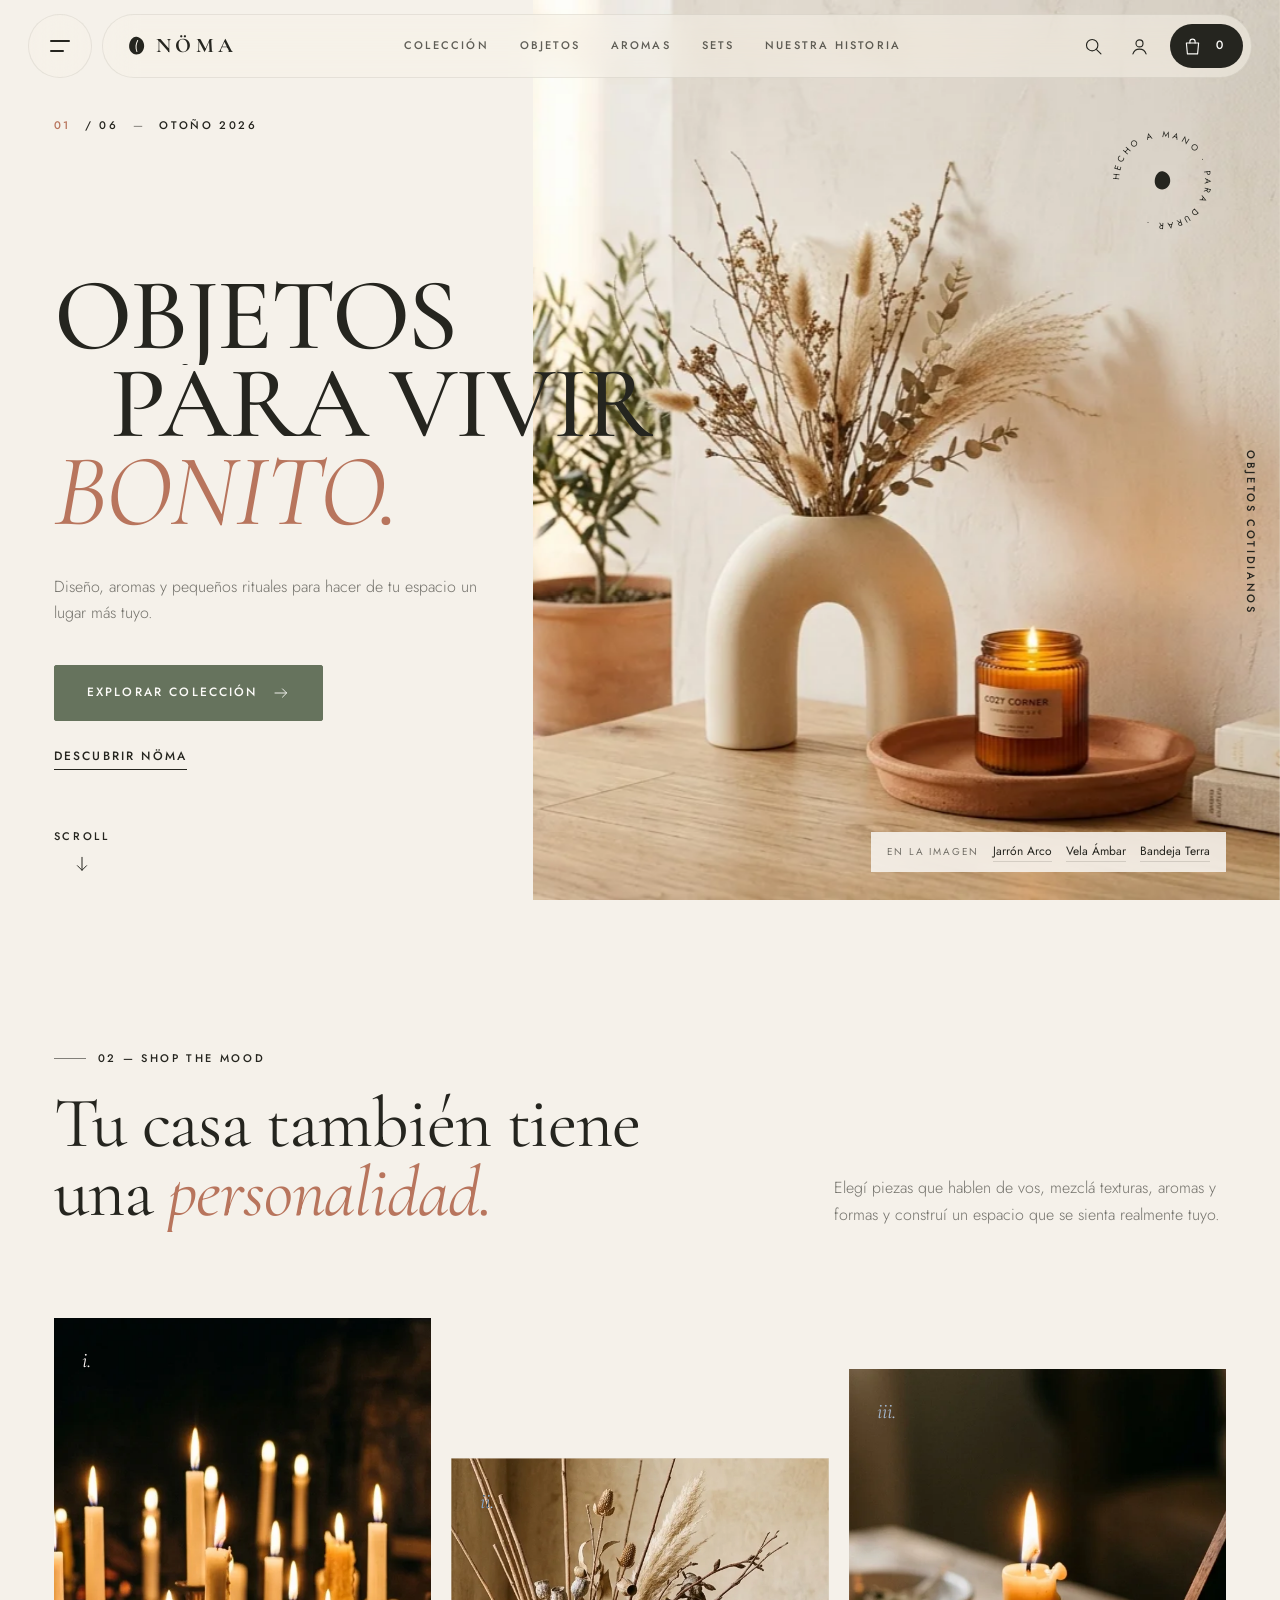
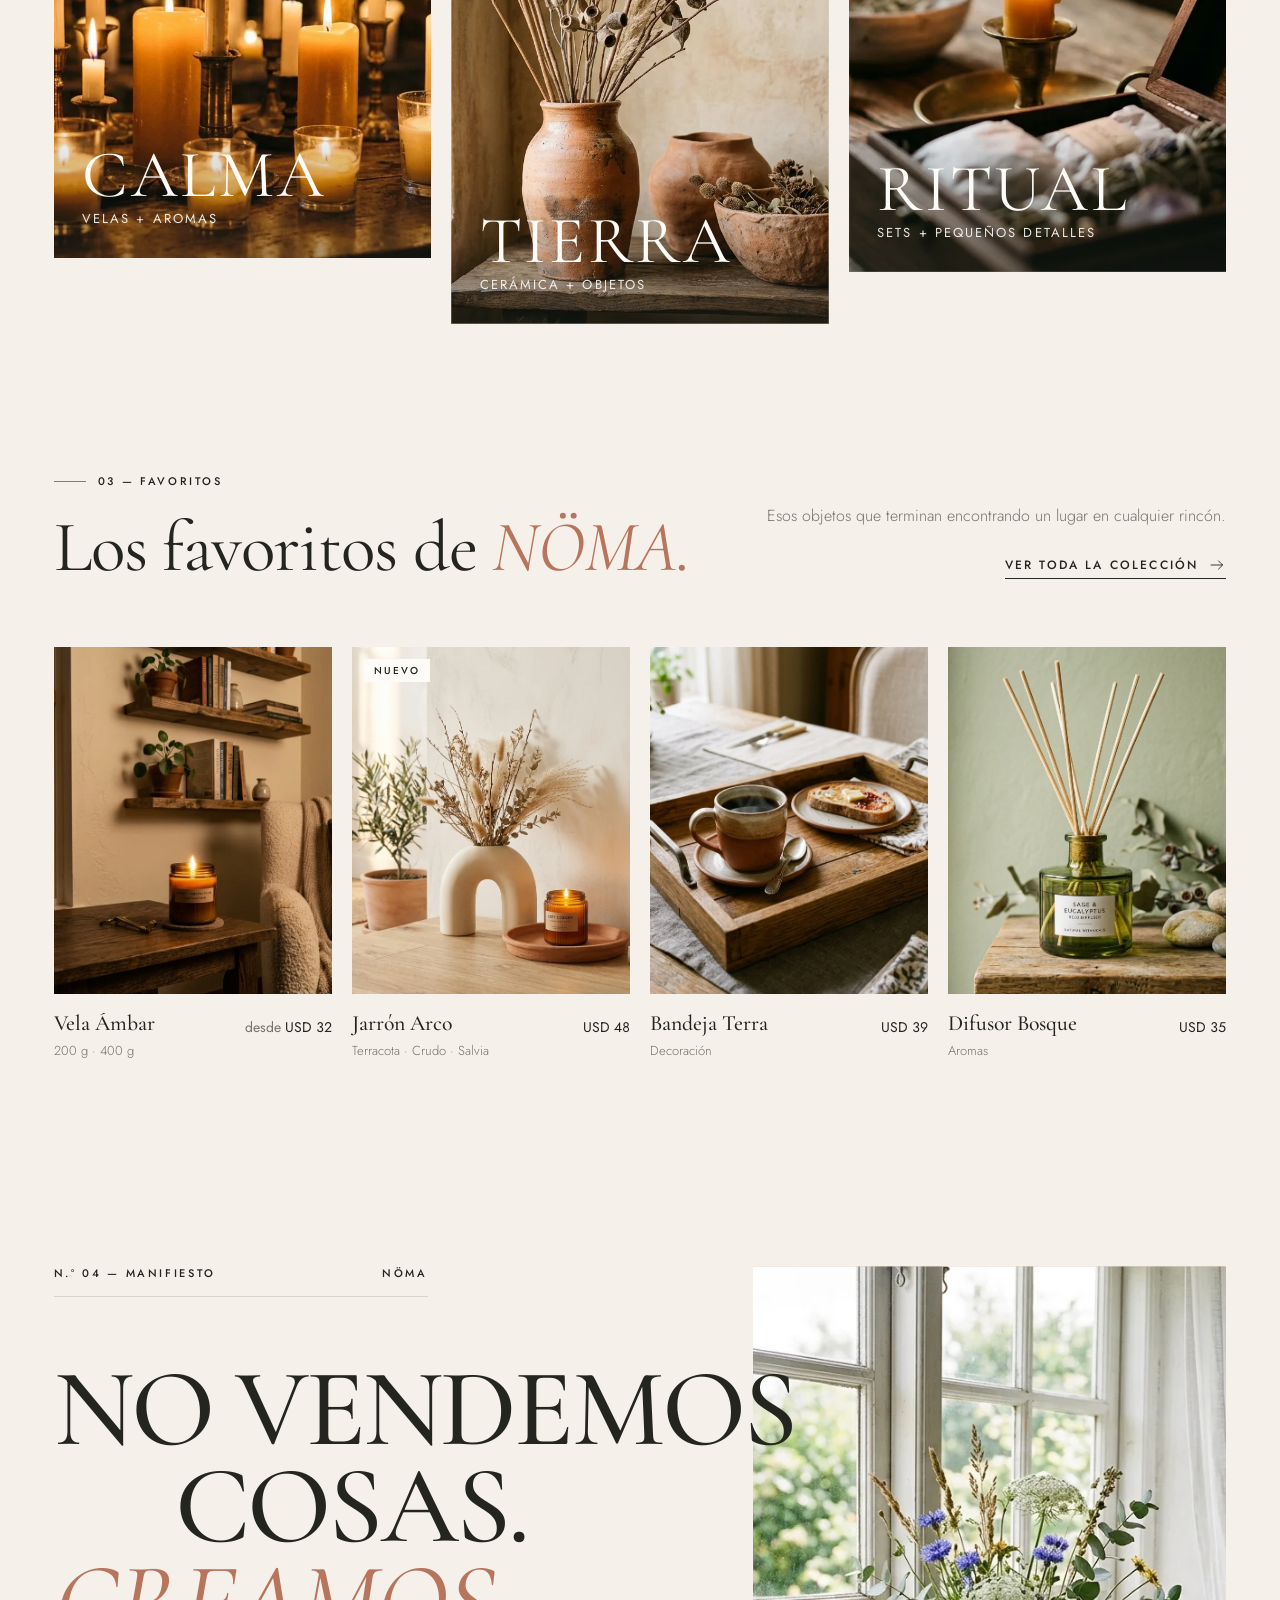
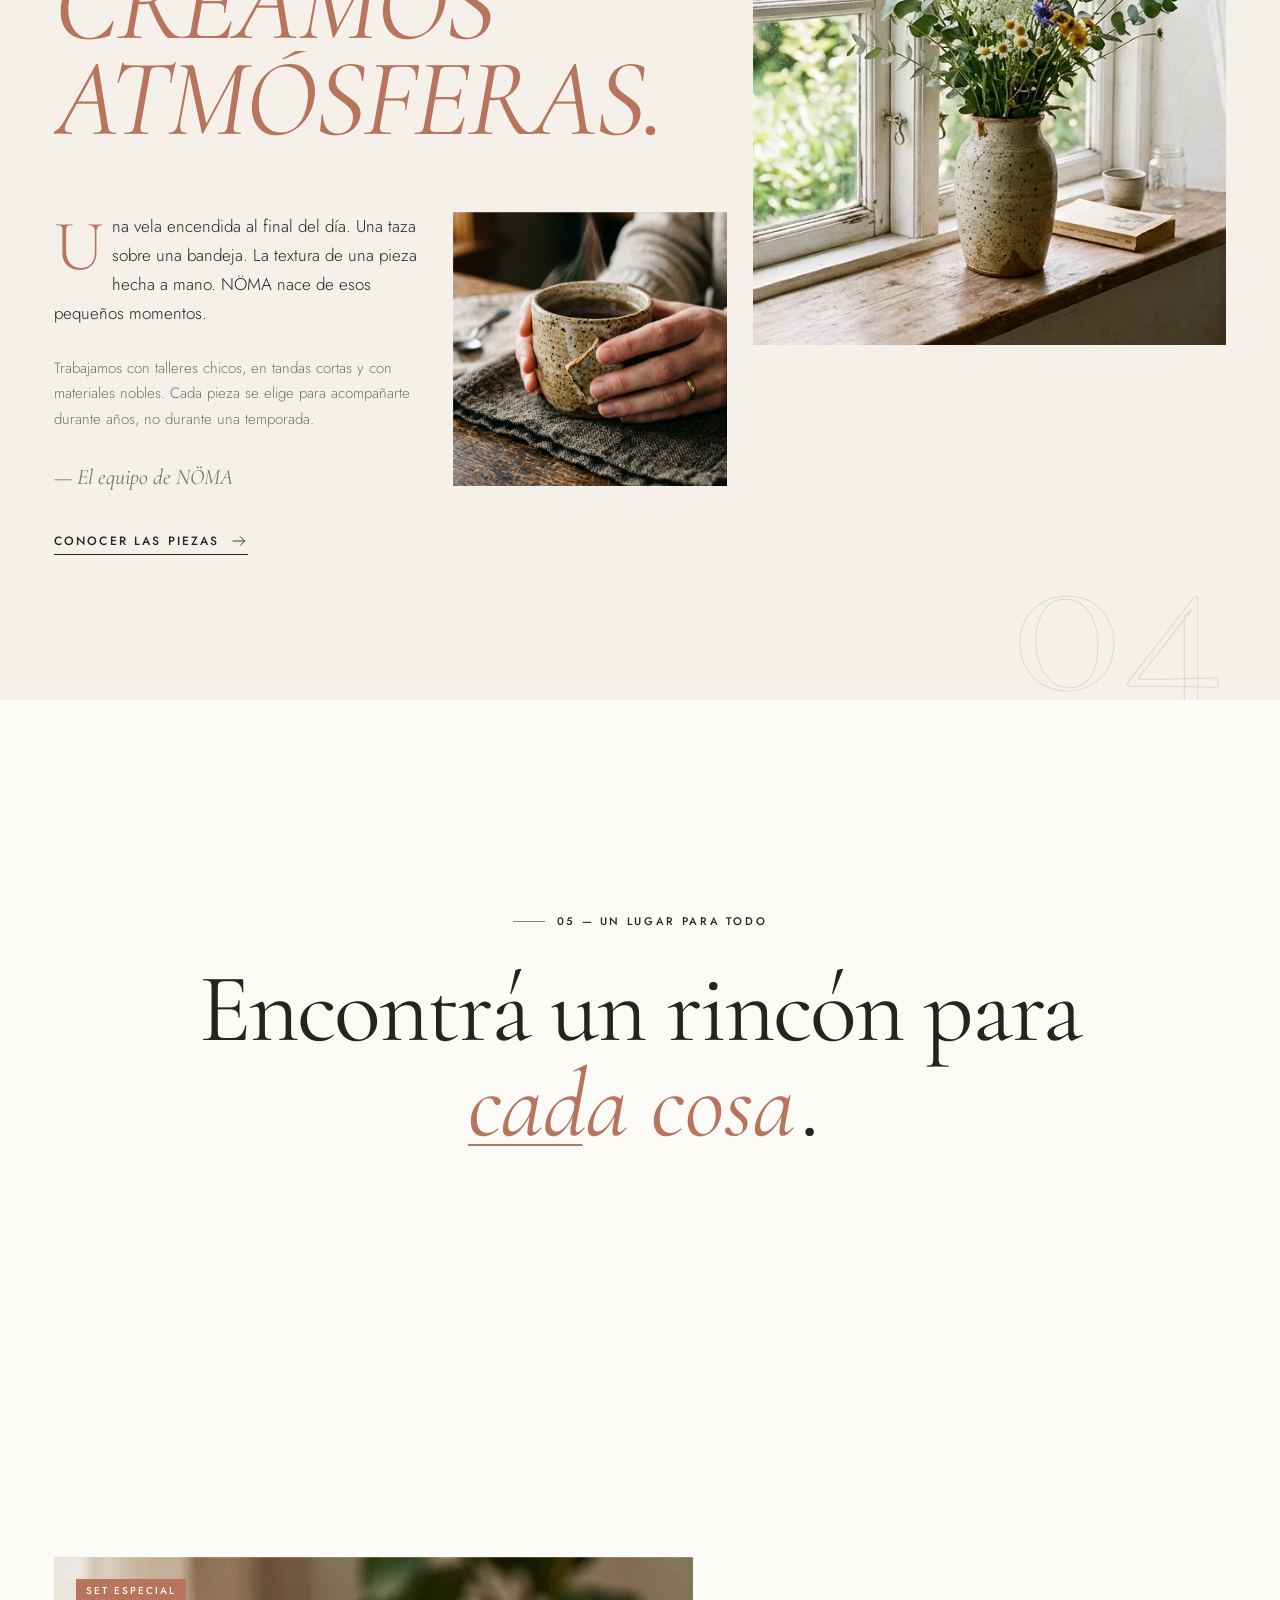
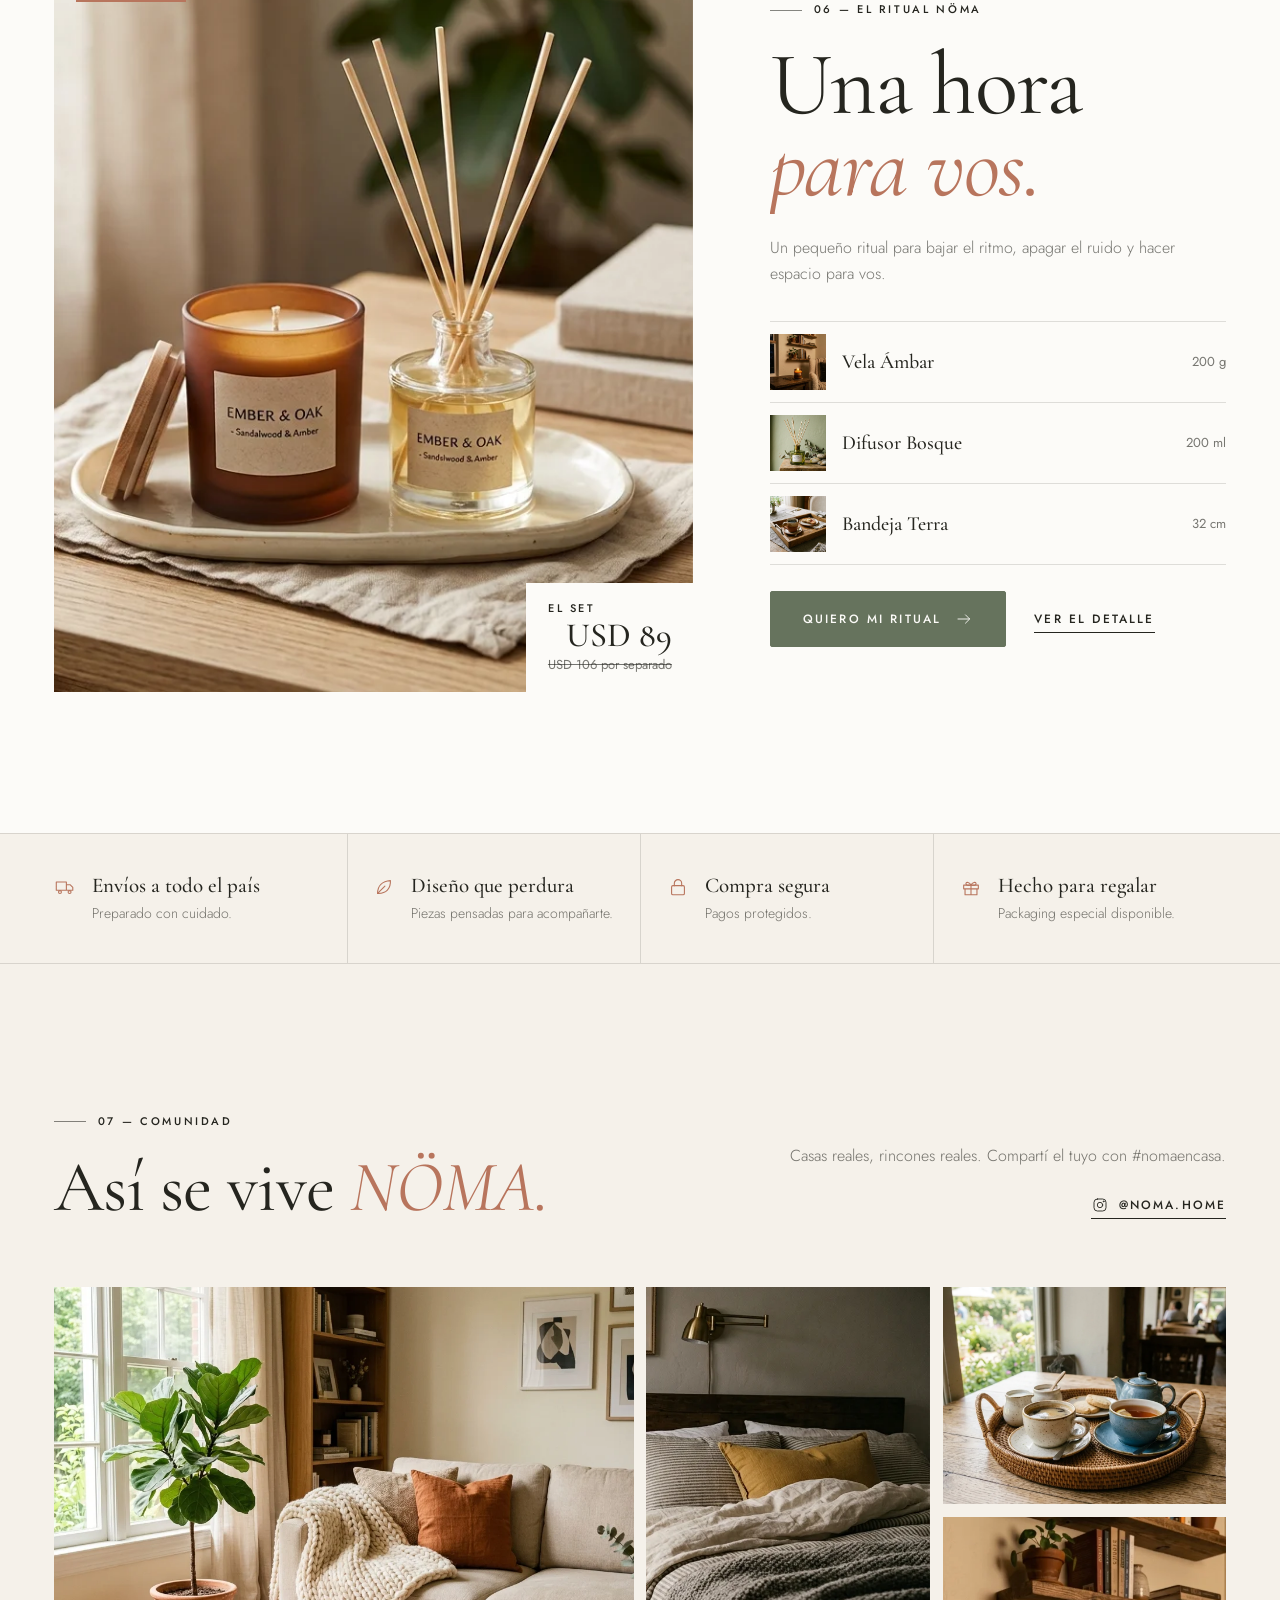
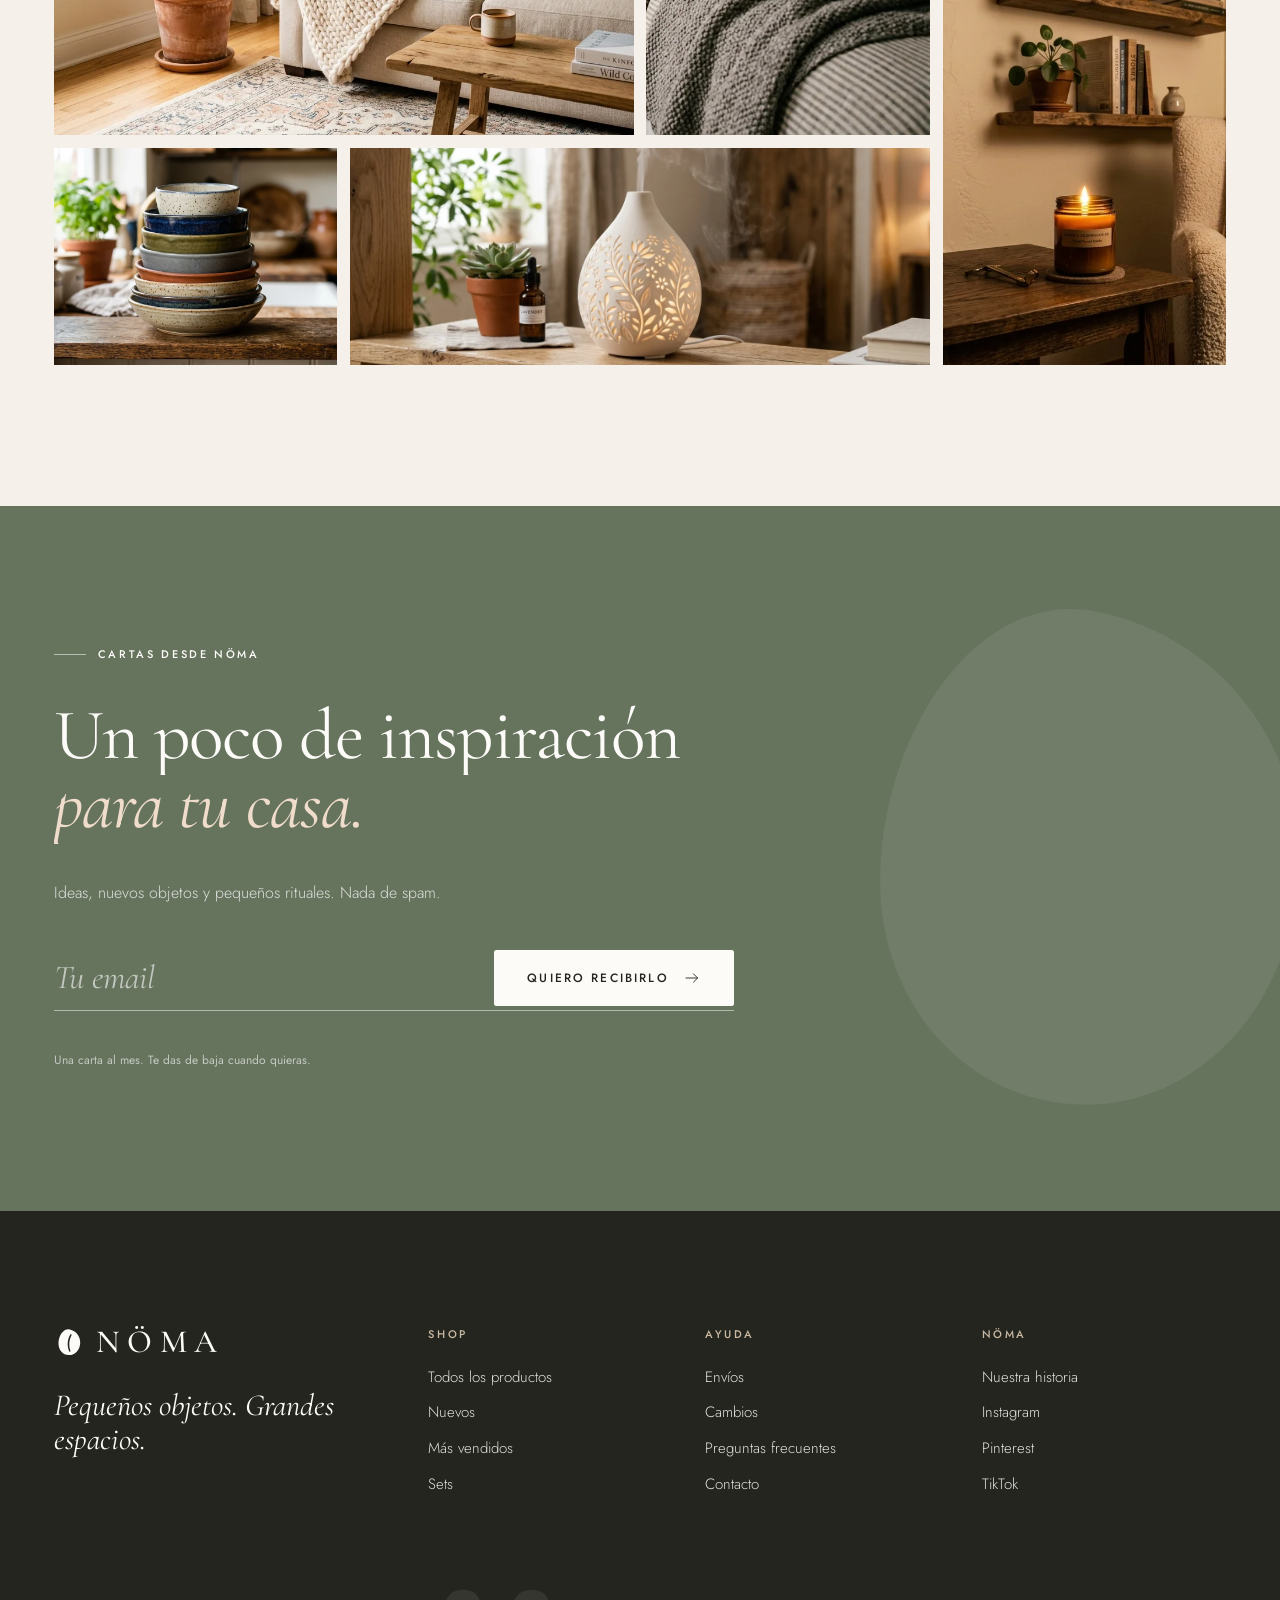
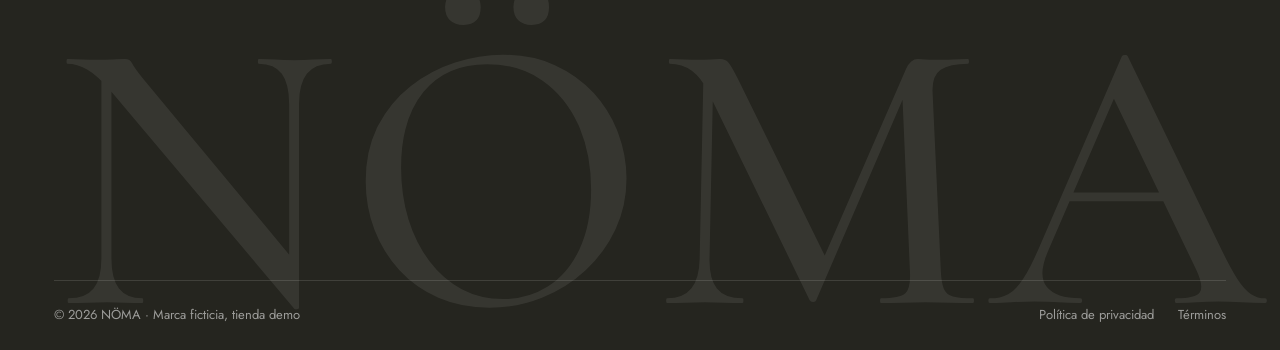
<file: index.html>
<!doctype html>
<html lang="es">
<head>
  <meta charset="utf-8">
  <meta name="viewport" content="width=device-width, initial-scale=1, viewport-fit=cover">
  <title>NÖMA · Pequeños objetos. Grandes espacios.</title>
  <meta name="description" content="Velas, cerámica y objetos para el hogar. Diseño, aromas y pequeños rituales para hacer de tu espacio un lugar más tuyo.">
  <meta name="theme-color" content="#F5F1EA">
  <meta property="og:title" content="NÖMA · Pequeños objetos. Grandes espacios.">
  <meta property="og:description" content="Diseño, aromas y pequeños rituales para hacer de tu espacio un lugar más tuyo.">
  <link rel="icon" href="favicon.svg" type="image/svg+xml">
  <link rel="preconnect" href="https://fonts.googleapis.com">
  <link rel="preconnect" href="https://fonts.gstatic.com" crossorigin>
  <link rel="stylesheet" href="https://fonts.googleapis.com/css2?family=Cormorant+Garamond:ital,wght@0,400;0,500;1,400;1,500&family=Jost:wght@300;400;500&display=swap">
  <link rel="stylesheet" href="css/ns-firma.css">
  <link rel="stylesheet" href="css/noma.css">
  <script src="js/fotos.js" defer></script>
  <script src="js/productos.js" defer></script>
  <script src="js/layout.js" defer></script>
  <script src="js/arte.js" defer></script>
  <script src="js/ns-firma.js" defer></script>
  <script src="js/noma.js" defer></script>
</head>
<body data-pagina="inicio">
  <main id="contenido">

    <!-- 01 · Portada -->
    <section class="hero" id="inicio" aria-labelledby="hero-titulo">
      <div class="hero__texto">
        <p class="hero__indice eyebrow hero__aparece" style="--d:.9s"><b>01</b> / 06 <span style="opacity:.5">—</span> Otoño 2026</p>
        <h1 class="display hero__titulo lineas" id="hero-titulo">
          <span class="l" style="--i:0"><span>Objetos</span></span>
          <span class="l" style="--i:1"><span>para vivir</span></span>
          <span class="l" style="--i:2"><span><em>bonito.</em></span></span>
        </h1>
        <p class="lead hero__aparece" style="--d:.75s">Diseño, aromas y pequeños rituales para hacer de tu espacio un lugar más tuyo.</p>
        <div class="hero__ctas hero__aparece" style="--d:.9s">
          <a class="btn" href="coleccion.html">Explorar colección <svg class="icono flecha" aria-hidden="true"><use href="#i-flecha"/></svg></a>
          <a class="link" href="#historia">Descubrir NÖMA</a>
        </div>
      </div>

      <figure class="hero__media">
        <div class="arte" data-arte="escena:hero" data-foto="hero.webp" data-eager="1" data-alt="Rincón cálido con el Jarrón Arco, la Vela Ámbar encendida sobre una bandeja de terracota y libros"></div>
        <span class="hero__vertical eyebrow hero__aparece" style="--d:1.1s">Objetos cotidianos</span>
        <svg class="hero__sello hero__aparece" style="--d:1.2s" viewBox="0 0 120 120" aria-hidden="true">
          <defs><path id="circulo" d="M60 60m-46 0a46 46 0 1 1 92 0a46 46 0 1 1-92 0"/></defs>
          <text><textPath href="#circulo">Hecho a mano · Para durar · </textPath></text>
          <path d="M60.8 44.6c4.8 1 8.3 5.2 8 10.4-.3 5.3-4.1 9.2-8.7 9.1-4.7-.1-8.2-4.2-7.9-9.4.3-5.7 4.1-10.9 8.6-10.1Z" fill="currentColor" transform="translate(0 6)"/>
        </svg>
        <figcaption class="hero__pie hero__aparece" style="--d:1.3s">
          <span>En la imagen</span>
          <a href="producto.html?p=jarron-arco">Jarrón Arco</a>
          <a href="producto.html?p=vela-ambar">Vela Ámbar</a>
          <a href="producto.html?p=bandeja-terra">Bandeja Terra</a>
        </figcaption>
      </figure>

      <a class="hero__scroll eyebrow hero__aparece" style="--d:1.4s" href="#mood" aria-label="Bajar a la siguiente sección">
        Scroll <svg class="icono" aria-hidden="true"><use href="#i-abajo"/></svg>
      </a>
    </section>

    <!-- 02 · Shop the mood -->
    <section class="seccion mood" id="mood" aria-labelledby="mood-titulo">
      <div class="wrap">
        <header class="mood__cabeza">
          <div>
            <p class="eyebrow eyebrow--linea" data-reveal>02 — Shop the mood</p>
            <h2 class="h2 lineas" id="mood-titulo" style="margin-top:24px" data-reveal>
              <span class="l" style="--i:0"><span>Tu casa también tiene</span></span>
              <span class="l" style="--i:1"><span>una <em>personalidad.</em></span></span>
            </h2>
          </div>
          <p class="lead" data-reveal style="--d:150ms">Elegí piezas que hablen de vos, mezclá texturas, aromas y formas y construí un espacio que se sienta realmente tuyo.</p>
        </header>

        <div class="mood__grilla">
          <a class="mood__card" href="coleccion.html?cat=aromas" data-reveal>
            <div class="arte" data-reveal="cortina" data-arte="escena:calma" data-foto="mood-calma.webp" data-alt="Velas encendidas en un ambiente oscuro y cálido"></div>
            <span class="mood__num">i.</span>
            <div class="mood__texto"><h3>Calma</h3><p>Velas + aromas</p></div>
            <span class="mood__explorar">Explorar <svg class="icono" aria-hidden="true"><use href="#i-flecha"/></svg></span>
          </a>
          <a class="mood__card" href="coleccion.html?cat=ceramica,decoracion" data-reveal style="--d:120ms">
            <div class="arte" data-reveal="cortina" style="--d:120ms" data-arte="escena:tierra" data-foto="mood-tierra.webp" data-alt="Jarrón de cerámica terracota con ramas secas y un cuenco"></div>
            <span class="mood__num">ii.</span>
            <div class="mood__texto"><h3>Tierra</h3><p>Cerámica + objetos</p></div>
            <span class="mood__explorar">Explorar <svg class="icono" aria-hidden="true"><use href="#i-flecha"/></svg></span>
          </a>
          <a class="mood__card" href="coleccion.html?cat=sets" data-reveal style="--d:240ms">
            <div class="arte" data-reveal="cortina" style="--d:240ms" data-arte="escena:ritual" data-foto="mood-ritual.webp" data-alt="Bandeja con vela, difusor y una taza"></div>
            <span class="mood__num">iii.</span>
            <div class="mood__texto"><h3>Ritual</h3><p>Sets + pequeños detalles</p></div>
            <span class="mood__explorar">Explorar <svg class="icono" aria-hidden="true"><use href="#i-flecha"/></svg></span>
          </a>
        </div>
      </div>
    </section>

    <!-- 03 · Favoritos -->
    <section class="seccion" id="favoritos" aria-labelledby="fav-titulo" style="padding-top:0">
      <div class="wrap">
        <header class="cabeza cabeza--dividida">
          <div>
            <p class="eyebrow eyebrow--linea" data-reveal>03 — Favoritos</p>
            <h2 class="h2" id="fav-titulo" style="margin-top:24px" data-reveal>Los favoritos de <em>NÖMA.</em></h2>
          </div>
          <div data-reveal style="--d:150ms">
            <p class="lead">Esos objetos que terminan encontrando un lugar en cualquier rincón.</p>
            <a class="link" href="coleccion.html">Ver toda la colección <svg class="icono flecha" aria-hidden="true"><use href="#i-flecha"/></svg></a>
          </div>
        </header>
        <div class="grilla grilla--4" data-favoritos></div>
      </div>
    </section>

    <!-- 04 · Editorial / manifiesto -->
    <section class="seccion editorial" id="historia" aria-labelledby="historia-titulo" style="padding-top:clamp(40px,5vw,80px)">
      <div class="wrap editorial__grilla">
        <p class="editorial__folio eyebrow" data-reveal><span>N.º 04 — Manifiesto</span><span>NÖMA</span></p>
        <h2 class="editorial__titulo lineas" id="historia-titulo" data-reveal>
          <span class="l" style="--i:0"><span>No vendemos</span></span>
          <span class="l" style="--i:1"><span>cosas.</span></span>
          <span class="l" style="--i:2"><span><em>Creamos</em></span></span>
          <span class="l" style="--i:3"><span><em>atmósferas.</em></span></span>
        </h2>
        <figure class="editorial__img arte" data-reveal="cortina" data-arte="escena:editorial" data-foto="editorial.webp" data-alt="Jarrón de cerámica con flores silvestres junto a una ventana"></figure>
        <figure class="editorial__img2 arte" data-reveal="cortina" style="--d:200ms" data-arte="escena:editorial2" data-foto="editorial-detalle.webp" data-alt="Manos sosteniendo una taza de cerámica caliente"></figure>
        <div class="editorial__texto" data-reveal style="--d:120ms">
          <p>Una vela encendida al final del día. Una taza sobre una bandeja. La textura de una pieza hecha a mano. NÖMA nace de esos pequeños momentos.</p>
          <p style="font-size:15px;color:var(--muted)">Trabajamos con talleres chicos, en tandas cortas y con materiales nobles. Cada pieza se elige para acompañarte durante años, no durante una temporada.</p>
          <span class="editorial__firma">— El equipo de NÖMA</span>
          <a class="link" href="coleccion.html">Conocer las piezas <svg class="icono flecha" aria-hidden="true"><use href="#i-flecha"/></svg></a>
        </div>
      </div>
      <p class="editorial__pagina" aria-hidden="true">04</p>
    </section>

    <!-- 05 · Detalle memorable -->
    <section class="rincon" data-rincon aria-labelledby="rincon-titulo">
      <div class="wrap">
        <p class="eyebrow eyebrow--linea" style="margin-bottom:32px" data-reveal>05 — Un lugar para todo</p>
        <h2 class="rincon__frase" id="rincon-titulo" data-reveal>
          Encontrá un rincón para
          <button class="rincon__gatillo" type="button" data-gatillo aria-expanded="false" aria-controls="rincon-objetos">cada cosa</button>.
        </h2>
        <p class="rincon__pista eyebrow" data-reveal style="--d:200ms"><svg class="icono" aria-hidden="true"><use href="#i-mano"/></svg> Pasá el mouse (o tocá) “cada cosa”</p>
      </div>
      <div class="rincon__objetos" id="rincon-objetos" aria-hidden="true">
        <div class="flota" style="--x:12%;--y:26%;--w:130px;--r:-8deg;--i:0;--p:40px"><div data-arte="suelto:vela" data-foto="vela-ambar-1.webp"></div></div>
        <div class="flota" style="--x:86%;--y:22%;--w:150px;--r:7deg;--i:1;--p:-30px"><div data-arte="suelto:jarron" data-foto="jarron-arco-1.webp"></div></div>
        <div class="flota" style="--x:22%;--y:78%;--w:150px;--r:6deg;--i:2;--p:-44px"><div data-arte="suelto:cuenco" data-foto="cuenco-siena-1.webp"></div></div>
        <div class="flota" style="--x:80%;--y:76%;--w:130px;--r:-6deg;--i:3;--p:36px"><div data-arte="suelto:difusor" data-foto="difusor-bosque-1.webp"></div></div>
        <div class="flota" style="--x:50%;--y:12%;--w:92px;--r:12deg;--i:4;--p:24px"><div data-arte="suelto:taza" data-foto="rincon-taza.webp"></div></div>
        <div class="flota" style="--x:6%;--y:54%;--w:120px;--r:-4deg;--i:5;--p:-24px"><div data-arte="suelto:planta" data-foto="rincon-planta.webp"></div></div>
        <div class="flota" style="--x:94%;--y:50%;--w:150px;--r:4deg;--i:6;--p:30px"><div data-arte="suelto:bandeja" data-foto="bandeja-terra-1.webp"></div></div>
      </div>
    </section>

    <!-- 06 · Producto destacado -->
    <section class="seccion ritual" id="ritual" aria-labelledby="ritual-titulo">
      <div class="wrap ritual__grilla">
        <figure class="ritual__media">
          <div class="arte" data-reveal="cortina" data-arte="producto:set-ritual:0" data-foto="set-ritual-1.webp" data-alt="Set Ritual de Noche: Vela Ámbar, Difusor Bosque y Bandeja Terra"></div>
          <span class="etiqueta etiqueta--terra ritual__sello">Set especial</span>
          <div class="ritual__precio-flotante" data-reveal style="--d:300ms">
            <span class="eyebrow">El set</span>
            <strong>USD 89</strong>
            <s>USD 106 por separado</s>
          </div>
        </figure>
        <div class="ritual__info">
          <p class="eyebrow eyebrow--linea" data-reveal>06 — El ritual NÖMA</p>
          <h2 class="h1 lineas" id="ritual-titulo" data-reveal>
            <span class="l" style="--i:0"><span>Una hora</span></span>
            <span class="l" style="--i:1"><span><em>para vos.</em></span></span>
          </h2>
          <p class="lead" data-reveal style="--d:100ms">Un pequeño ritual para bajar el ritmo, apagar el ruido y hacer espacio para vos.</p>
          <ul class="ritual__incluye" data-reveal style="--d:160ms">
            <li><div class="arte" data-arte="producto:vela-ambar:0"></div><strong>Vela Ámbar</strong><span>200 g</span></li>
            <li><div class="arte" data-arte="producto:difusor-bosque:0"></div><strong>Difusor Bosque</strong><span>200 ml</span></li>
            <li><div class="arte" data-arte="producto:bandeja-terra:0"></div><strong>Bandeja Terra</strong><span>32 cm</span></li>
          </ul>
          <div class="ritual__acciones" data-reveal style="--d:220ms">
            <button class="btn" type="button" data-agregar="set-ritual" data-variante="">
              <span class="btn__txt">Quiero mi ritual</span> <svg class="icono flecha" aria-hidden="true"><use href="#i-flecha"/></svg>
              <span class="btn__ok" aria-hidden="true">Agregado ✓</span>
            </button>
            <a class="link" href="producto.html?p=set-ritual">Ver el detalle</a>
          </div>
        </div>
      </div>
    </section>

    <!-- 07 · Beneficios -->
    <section class="beneficios" aria-label="Beneficios">
      <div class="wrap">
        <ul class="beneficios__lista">
          <li data-reveal><svg class="icono" aria-hidden="true"><use href="#i-camion"/></svg><strong>Envíos a todo el país</strong><span>Preparado con cuidado.</span></li>
          <li data-reveal style="--d:80ms"><svg class="icono" aria-hidden="true"><use href="#i-hoja"/></svg><strong>Diseño que perdura</strong><span>Piezas pensadas para acompañarte.</span></li>
          <li data-reveal style="--d:160ms"><svg class="icono" aria-hidden="true"><use href="#i-candado"/></svg><strong>Compra segura</strong><span>Pagos protegidos.</span></li>
          <li data-reveal style="--d:240ms"><svg class="icono" aria-hidden="true"><use href="#i-regalo"/></svg><strong>Hecho para regalar</strong><span>Packaging especial disponible.</span></li>
        </ul>
      </div>
    </section>

    <!-- 08 · Comunidad -->
    <section class="seccion comunidad" aria-labelledby="comunidad-titulo">
      <div class="wrap">
        <header class="cabeza cabeza--dividida">
          <div>
            <p class="eyebrow eyebrow--linea" data-reveal>07 — Comunidad</p>
            <h2 class="h2" id="comunidad-titulo" style="margin-top:24px" data-reveal>Así se vive <em>NÖMA.</em></h2>
          </div>
          <div data-reveal style="--d:150ms">
            <p class="lead">Casas reales, rincones reales. Compartí el tuyo con #nomaencasa.</p>
            <a class="link" href="https://instagram.com/" target="_blank" rel="noopener"><svg class="icono" aria-hidden="true"><use href="#i-ig"/></svg> @noma.home</a>
          </div>
        </header>
        <div class="comunidad__grilla">
          <a class="comunidad__item" href="https://instagram.com/" target="_blank" rel="noopener" data-reveal><div class="arte" data-arte="escena:living" data-foto="comunidad-living.webp" data-alt="Living con planta y Manta Lino"></div><div class="comunidad__capa"><strong><svg class="icono" aria-hidden="true"><use href="#i-ig"/></svg>@noma.home</strong><span>El living de Sofi, en Montevideo</span></div></a>
          <a class="comunidad__item" href="https://instagram.com/" target="_blank" rel="noopener" data-reveal style="--d:80ms"><div class="arte" data-arte="escena:dormitorio" data-foto="comunidad-dormitorio.webp" data-alt="Dormitorio con mantas y una vela"></div><div class="comunidad__capa"><strong><svg class="icono" aria-hidden="true"><use href="#i-ig"/></svg>@noma.home</strong><span>Domingo lento</span></div></a>
          <a class="comunidad__item" href="https://instagram.com/" target="_blank" rel="noopener" data-reveal style="--d:160ms"><div class="arte" data-arte="escena:mesa" data-foto="comunidad-mesa.webp" data-alt="Mesa con bandeja y tazas"></div><div class="comunidad__capa"><strong><svg class="icono" aria-hidden="true"><use href="#i-ig"/></svg>@noma.home</strong><span>Café para dos</span></div></a>
          <a class="comunidad__item" href="https://instagram.com/" target="_blank" rel="noopener" data-reveal style="--d:240ms"><div class="arte" data-arte="escena:velaCerca" data-foto="comunidad-vela.webp" data-alt="Vela Ámbar encendida de noche"></div><div class="comunidad__capa"><strong><svg class="icono" aria-hidden="true"><use href="#i-ig"/></svg>@noma.home</strong><span>La hora ámbar</span></div></a>
          <a class="comunidad__item" href="https://instagram.com/" target="_blank" rel="noopener" data-reveal style="--d:120ms"><div class="arte" data-arte="escena:ceramica" data-foto="comunidad-ceramica.webp" data-alt="Cuencos de cerámica apilados"></div><div class="comunidad__capa"><strong><svg class="icono" aria-hidden="true"><use href="#i-ig"/></svg>@noma.home</strong><span>Tres tonos de tierra</span></div></a>
          <a class="comunidad__item" href="https://instagram.com/" target="_blank" rel="noopener" data-reveal style="--d:200ms"><div class="arte" data-arte="escena:detalle" data-foto="comunidad-detalle.webp" data-alt="Difusor Bosque junto a piedras"></div><div class="comunidad__capa"><strong><svg class="icono" aria-hidden="true"><use href="#i-ig"/></svg>@noma.home</strong><span>El aire de afuera, adentro</span></div></a>
        </div>
      </div>
    </section>

  </main>
</body>
</html>
</file>
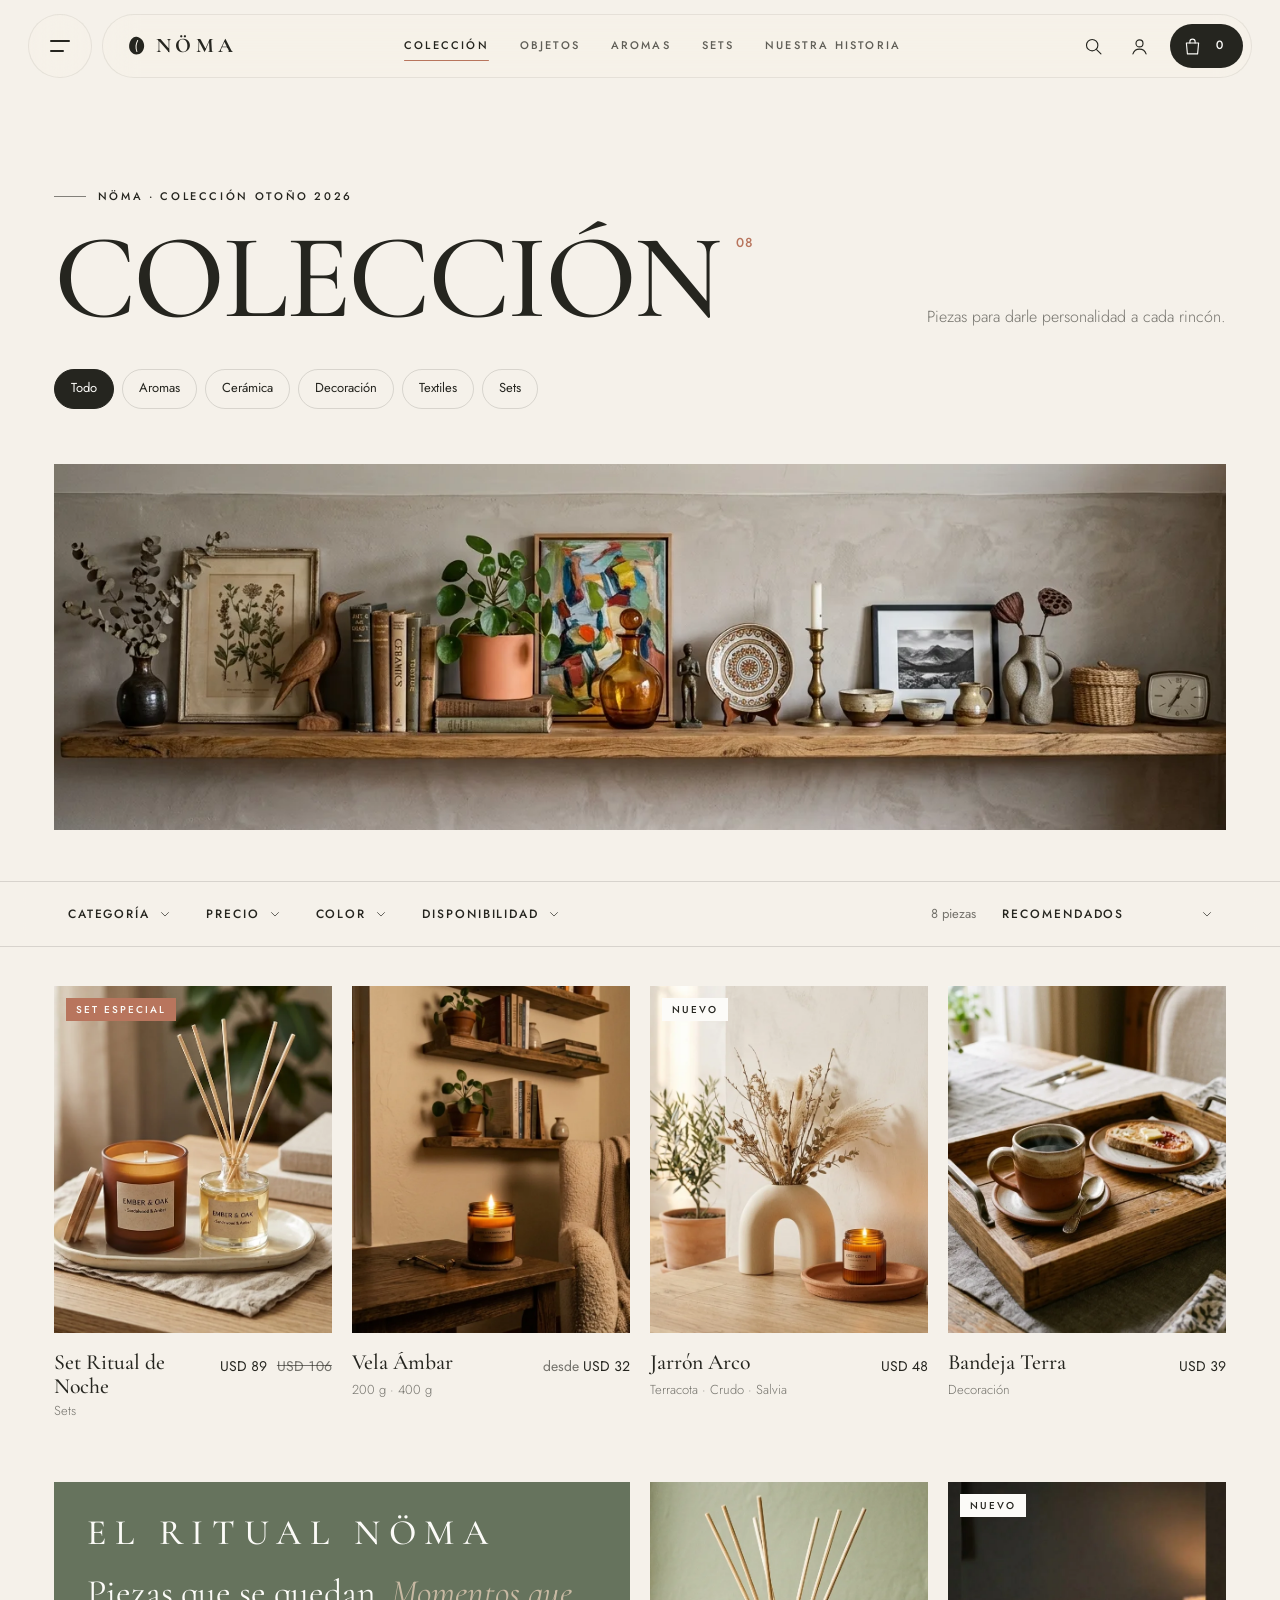
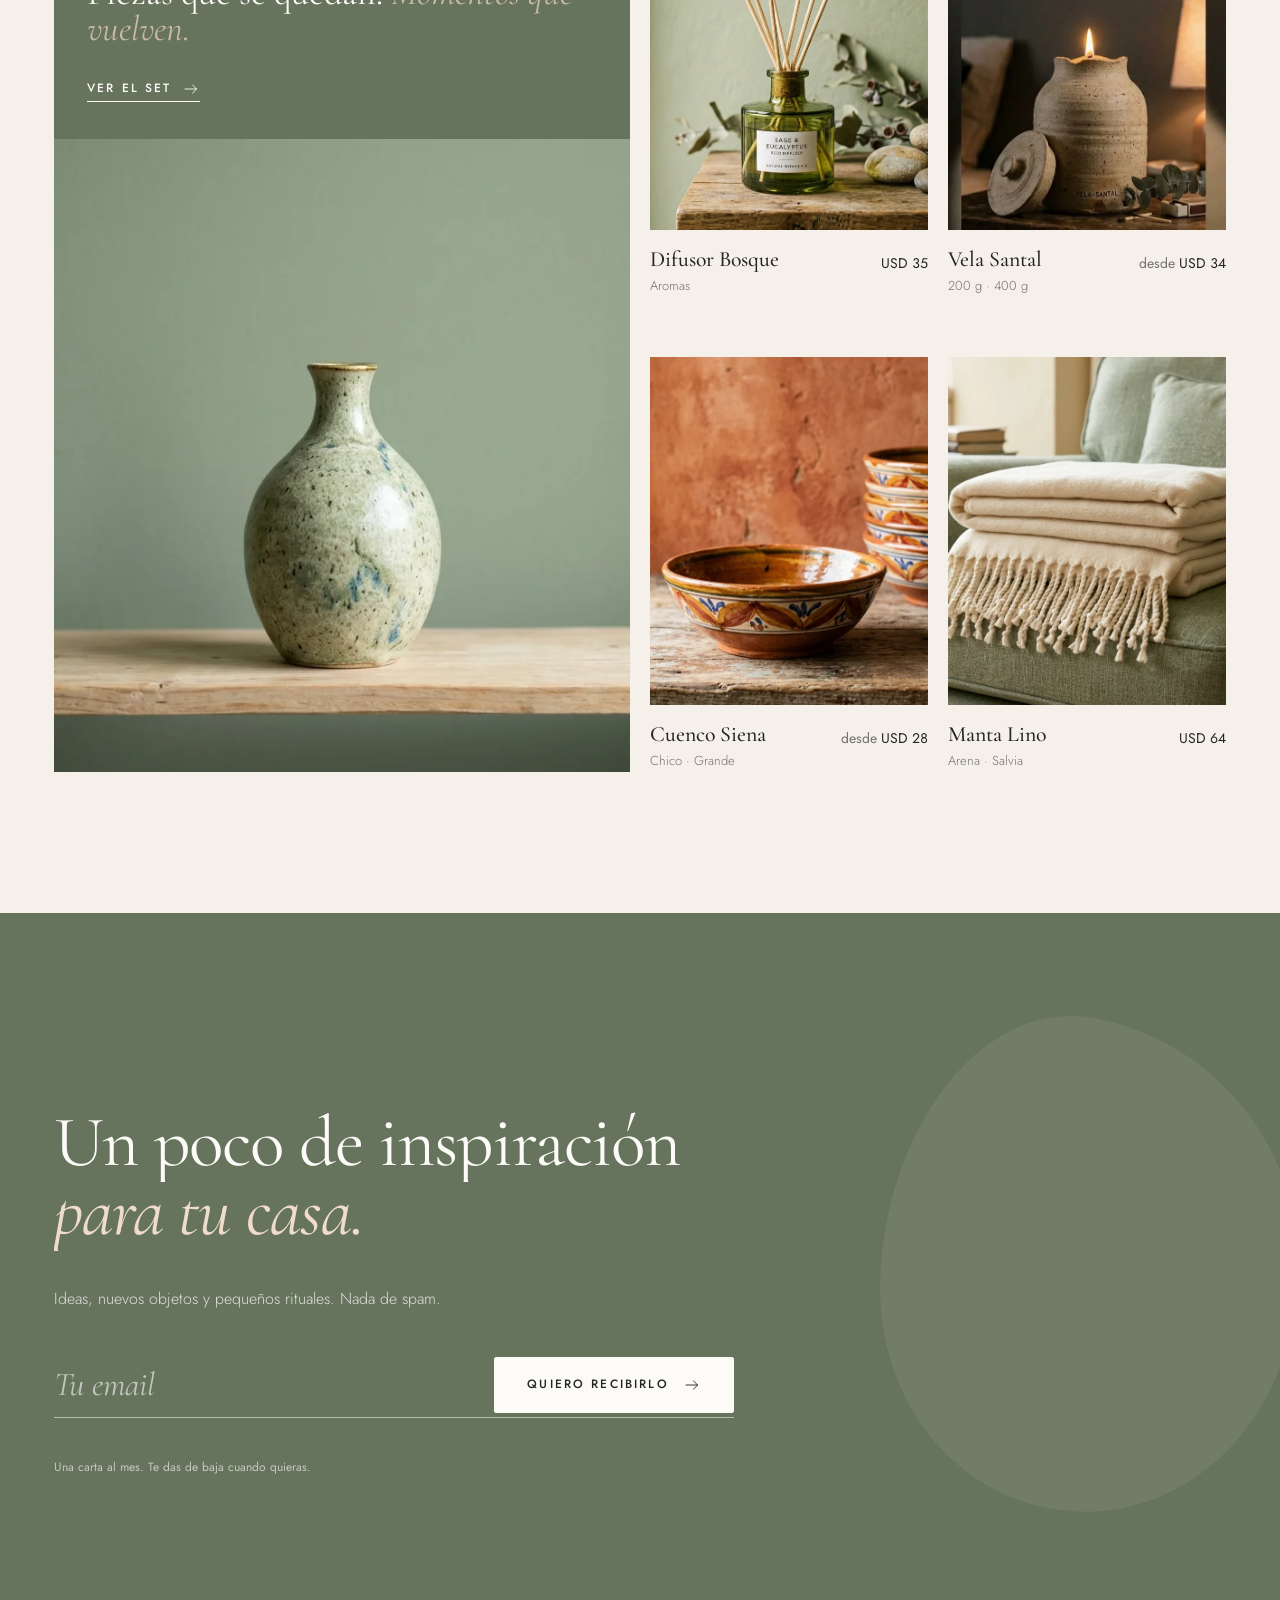
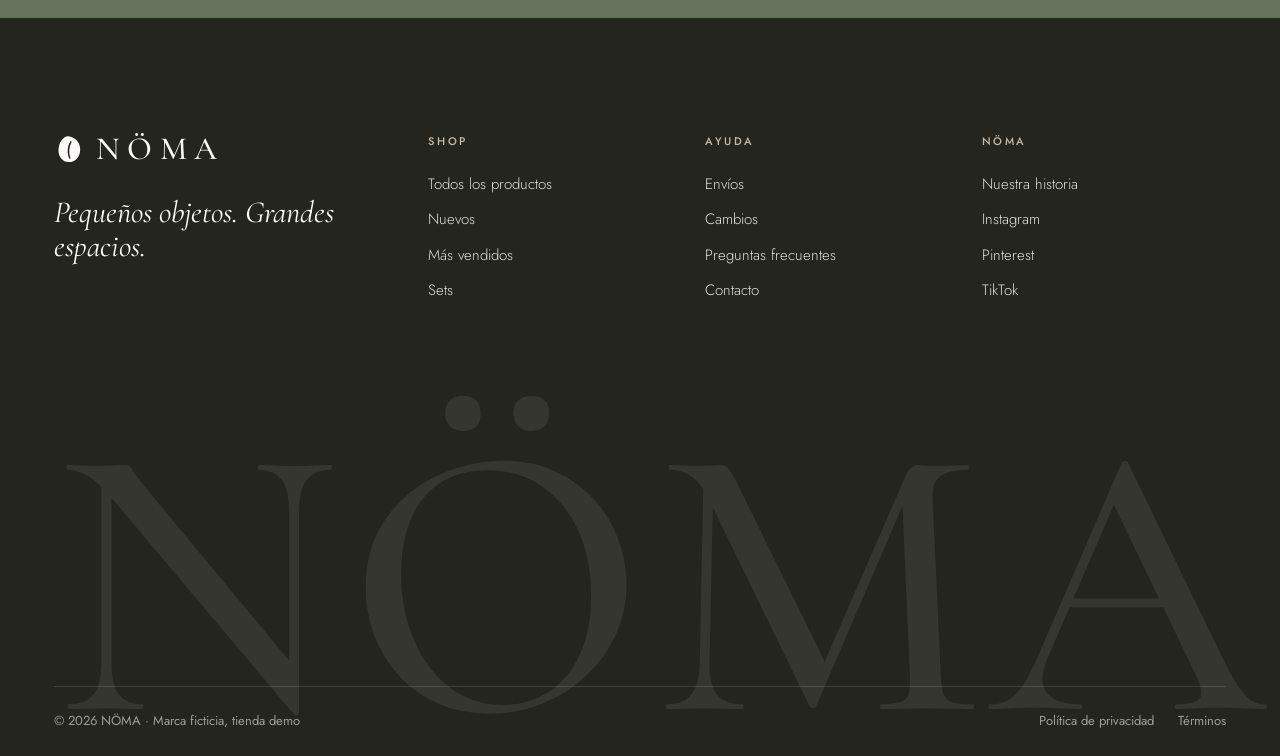
<file: coleccion.html>
<!doctype html>
<html lang="es">
<head>
  <meta charset="utf-8">
  <meta name="viewport" content="width=device-width, initial-scale=1, viewport-fit=cover">
  <title>Colección · NÖMA</title>
  <meta name="description" content="Velas, difusores, cerámica, textiles y sets. Piezas para darle personalidad a cada rincón.">
  <meta name="theme-color" content="#F5F1EA">
  <link rel="icon" href="favicon.svg" type="image/svg+xml">
  <link rel="preconnect" href="https://fonts.googleapis.com">
  <link rel="preconnect" href="https://fonts.gstatic.com" crossorigin>
  <link rel="stylesheet" href="https://fonts.googleapis.com/css2?family=Cormorant+Garamond:ital,wght@0,400;0,500;1,400;1,500&family=Jost:wght@300;400;500&display=swap">
  <link rel="stylesheet" href="css/ns-firma.css">
  <link rel="stylesheet" href="css/noma.css">
  <script src="js/fotos.js" defer></script>
  <script src="js/productos.js" defer></script>
  <script src="js/layout.js" defer></script>
  <script src="js/arte.js" defer></script>
  <script src="js/ns-firma.js" defer></script>
  <script src="js/noma.js" defer></script>
</head>
<body data-pagina="coleccion">
  <main id="contenido">

    <section class="col-hero" aria-labelledby="col-titulo">
      <div class="wrap">
        <div class="col-hero__grilla">
          <div>
            <p class="eyebrow eyebrow--linea">NÖMA · Colección otoño 2026</p>
            <h1 class="display col-hero__titulo" id="col-titulo" style="margin-top:22px">
              <span data-col-titulo>Objetos</span><sup data-col-n>08</sup>
            </h1>
          </div>
          <p class="lead" data-col-texto>Piezas para darle personalidad a cada rincón.</p>
        </div>
        <nav class="col-cats" aria-label="Categorías" data-col-cats></nav>
        <div class="arte col-banda" data-arte="escena:coleccion" data-foto="coleccion-banda.webp" data-eager="1" data-alt="Estante con piezas NÖMA: planta, jarrón, vela, bandeja y manta"></div>
      </div>
    </section>

    <div class="col-barra">
      <form class="wrap col-barra__fila" data-form-filtros aria-label="Filtros">
        <div class="filtros" data-filtros></div>
        <button class="col-barra__movil" type="button" data-abrir-filtros>
          <svg class="icono" aria-hidden="true"><use href="#i-filtro"/></svg> Filtrar y ordenar <span data-activos-n></span>
        </button>
        <span class="col-barra__cuenta" data-cuenta aria-live="polite"></span>
        <div data-orden-caja></div>
      </form>
    </div>

    <section class="wrap" style="padding-bottom:var(--space)" aria-label="Productos">
      <div class="activos" data-activos></div>
      <div class="grilla grilla--4" data-grilla></div>
    </section>

    <!-- Hoja de filtros (celular y tablet) -->
    <form class="hoja" id="hoja-filtros" role="dialog" aria-modal="true" aria-labelledby="hoja-titulo" aria-hidden="true" inert data-form-hoja>
      <div class="hoja__cabeza">
        <p class="eyebrow" id="hoja-titulo">Filtrar y ordenar</p>
        <button class="redondo" type="button" data-cerrar aria-label="Cerrar filtros"><svg class="icono" aria-hidden="true"><use href="#i-cerrar"/></svg></button>
      </div>
      <div class="hoja__cuerpo" data-hoja-cuerpo></div>
      <div class="hoja__pie">
        <button class="btn btn--ghost" type="button" data-hoja-limpiar>Limpiar</button>
        <button class="btn" type="submit"><span data-cuenta-hoja>Ver resultados</span></button>
      </div>
    </form>

  </main>
</body>
</html>
</file>
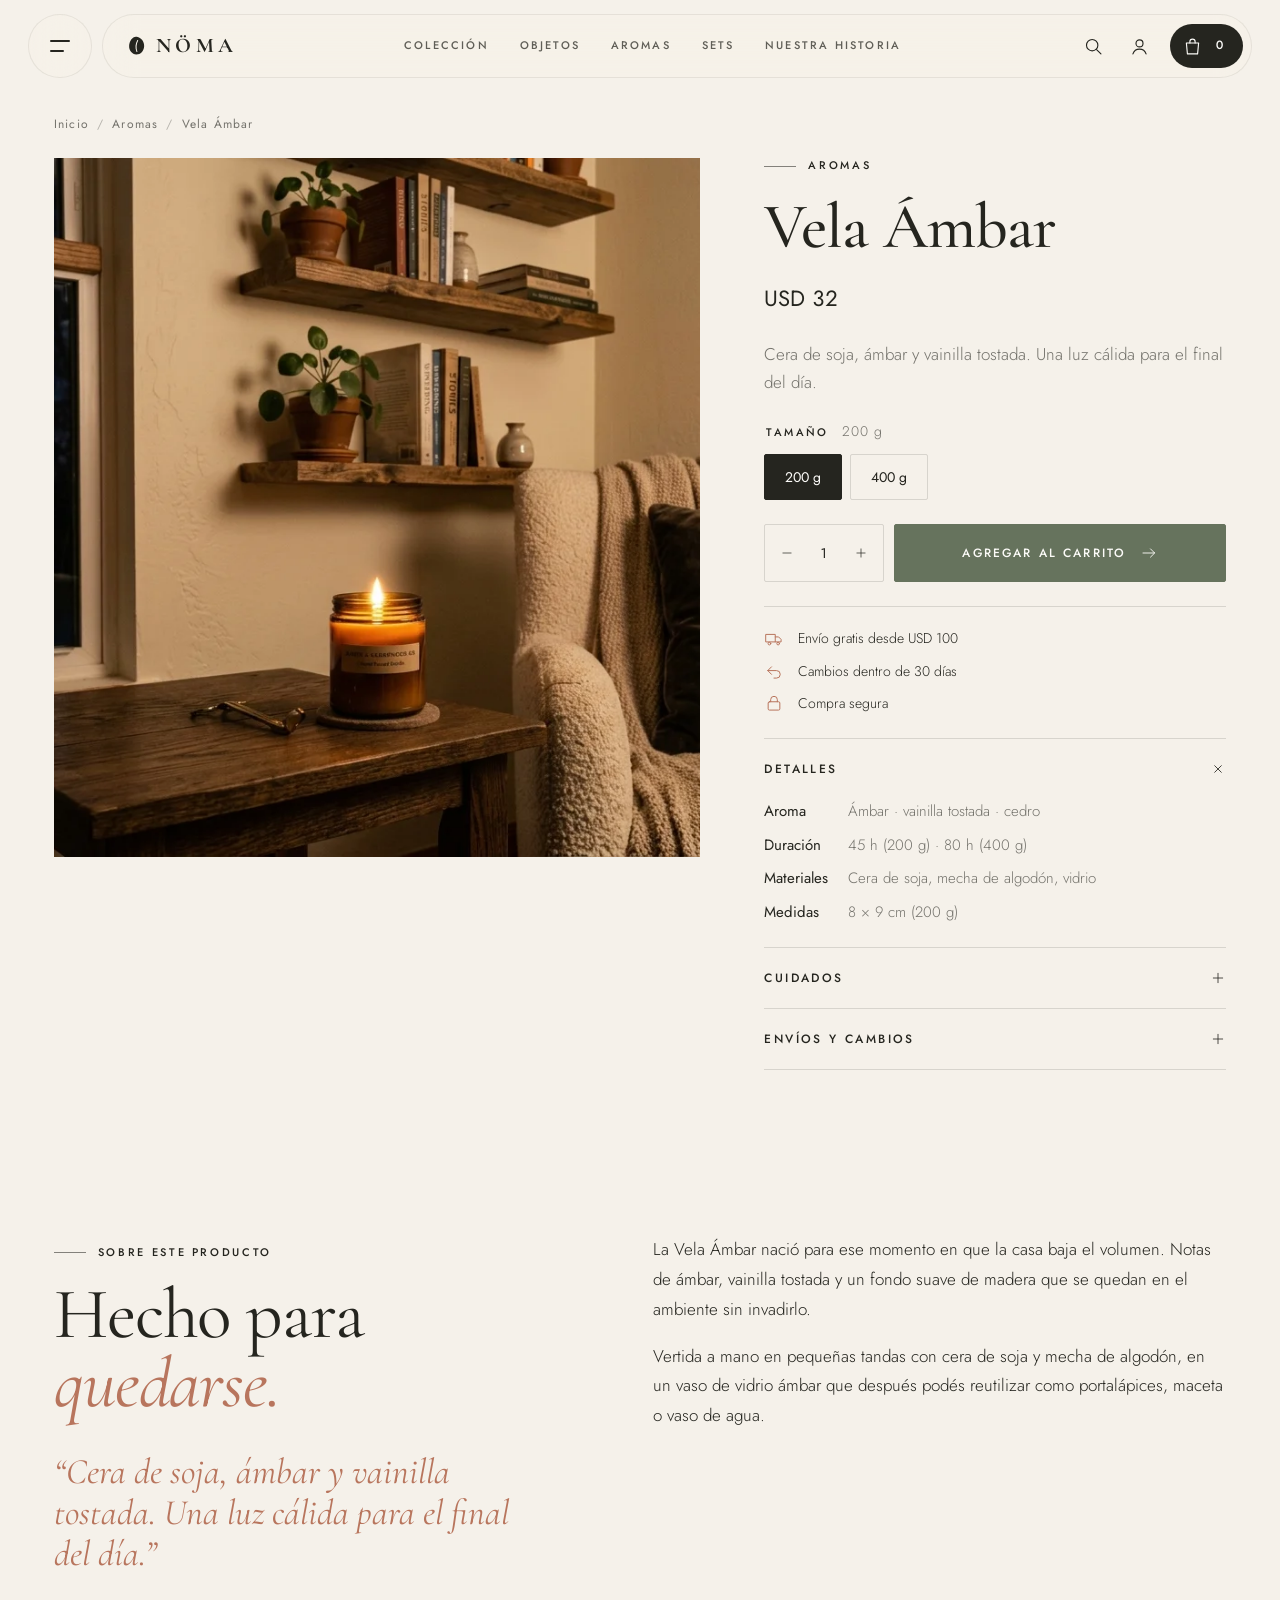
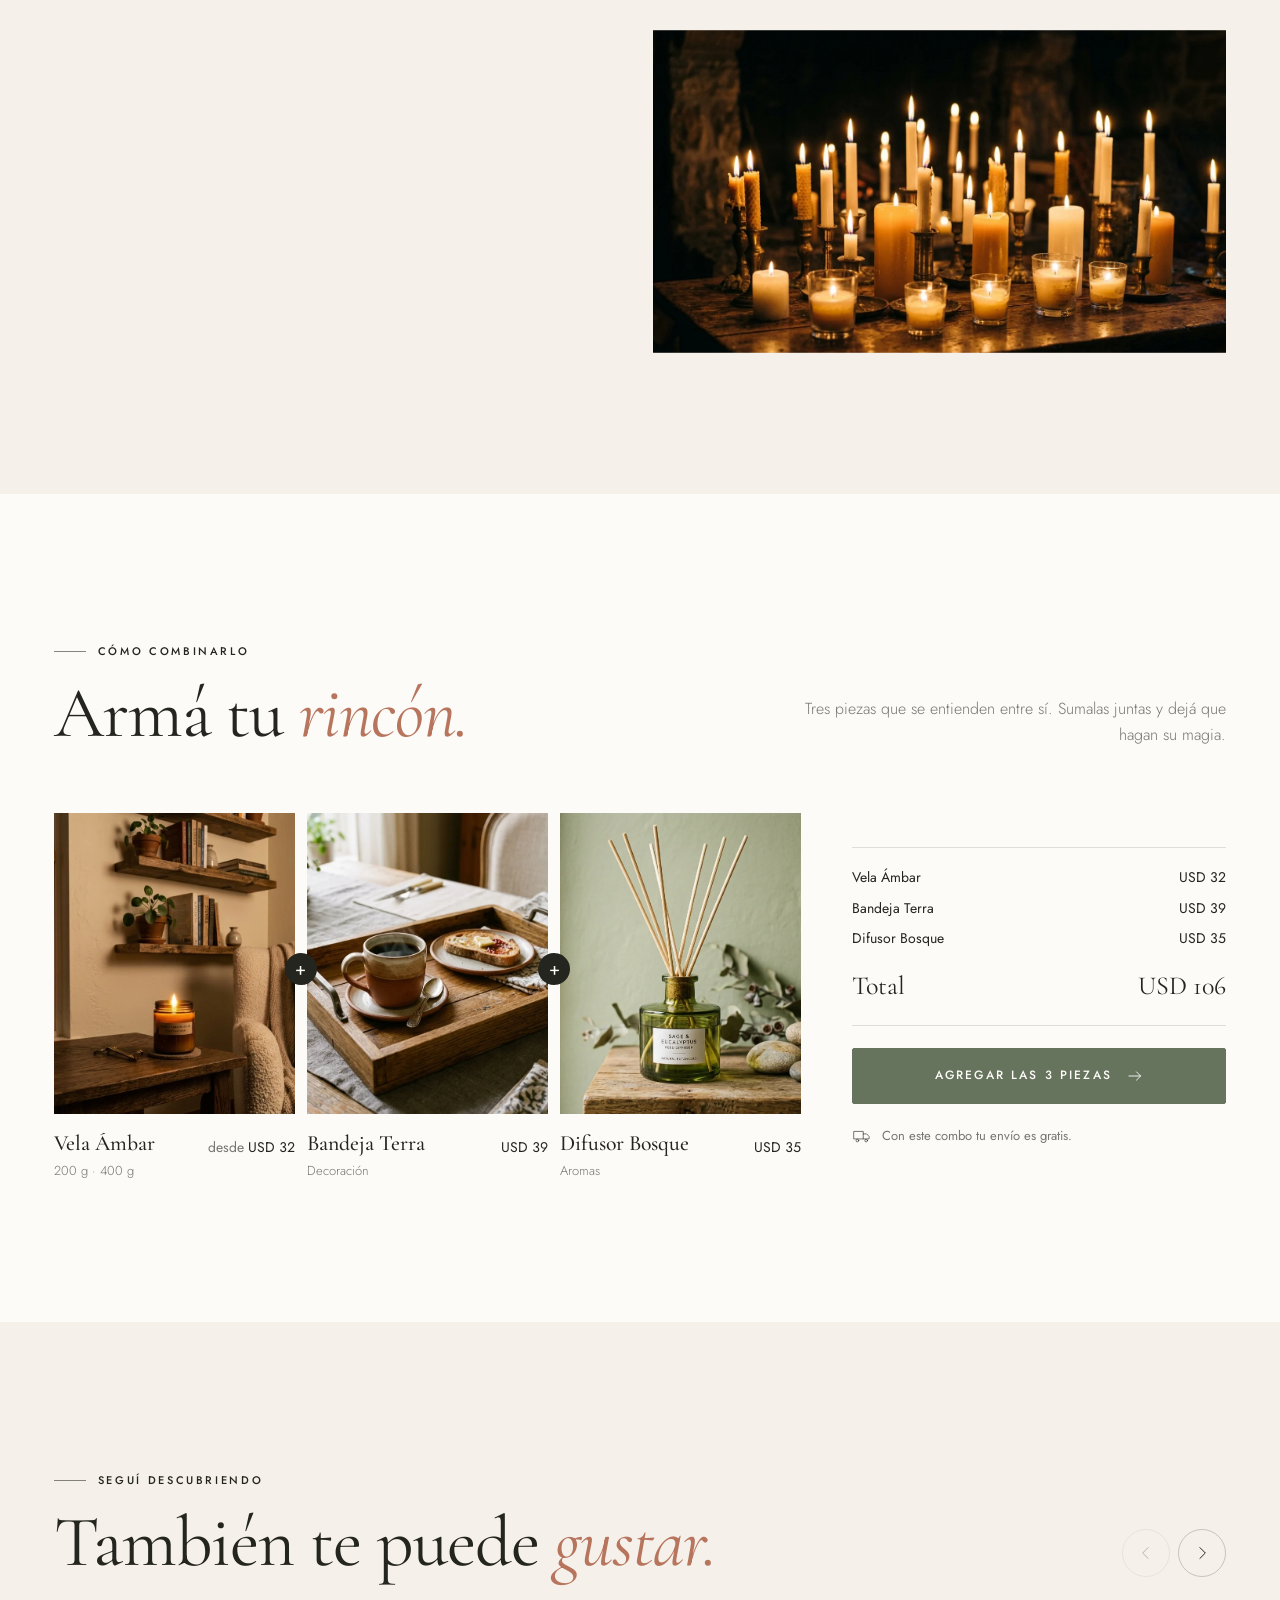
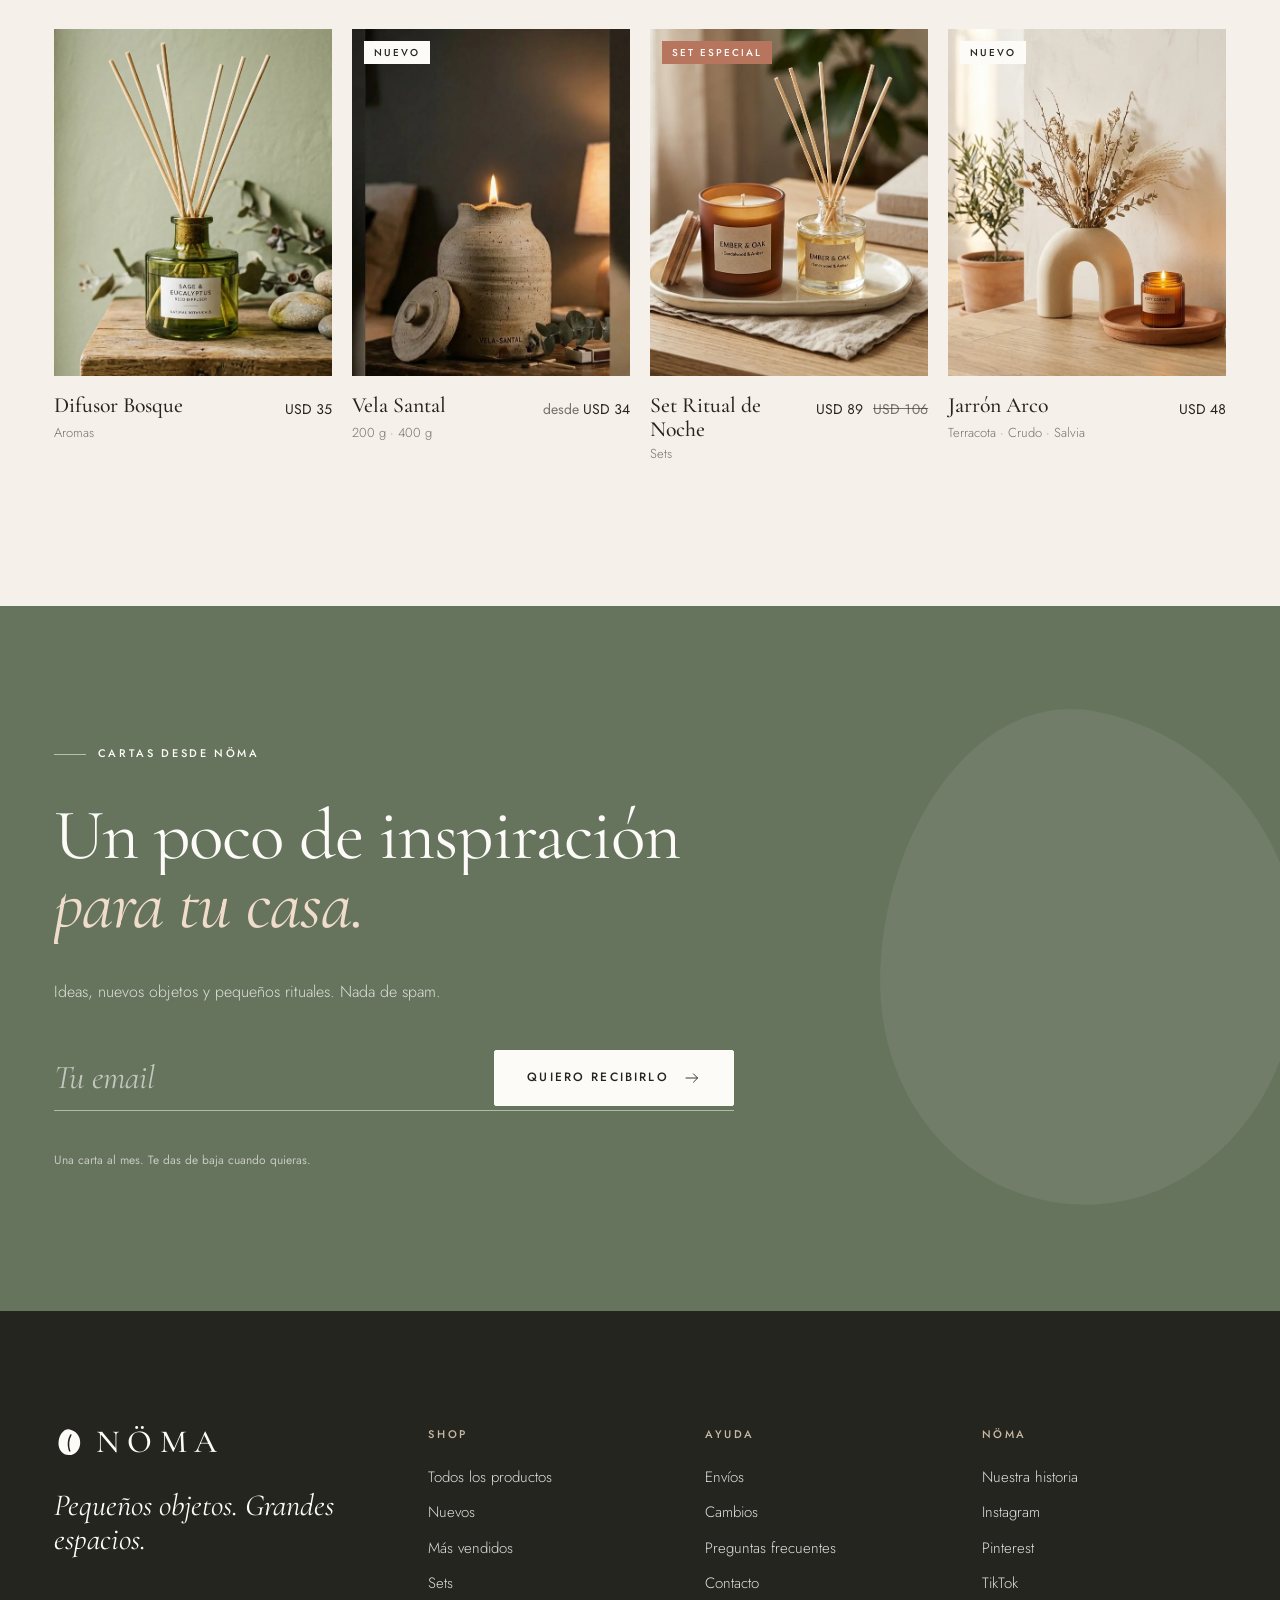
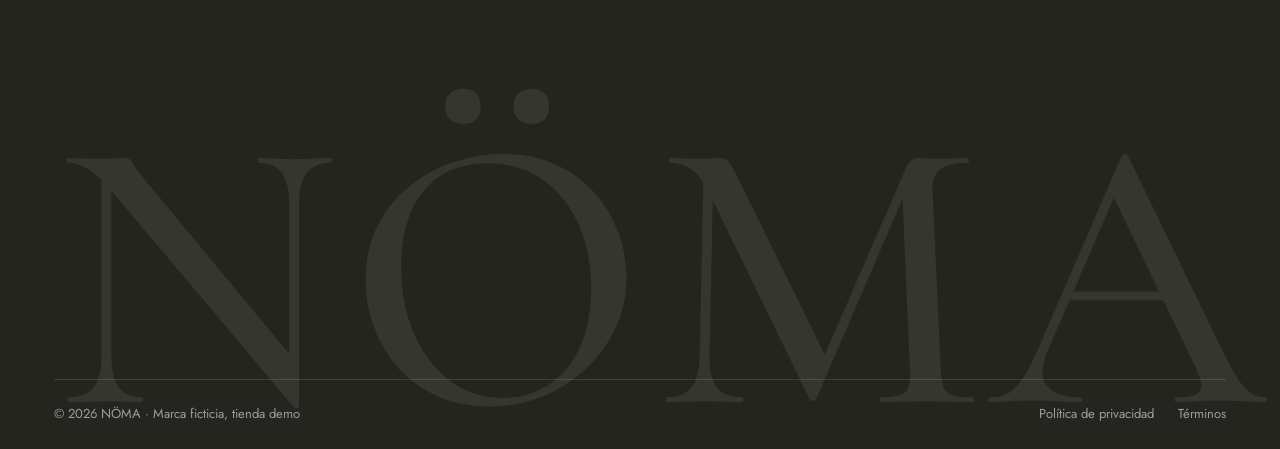
<file: producto.html>
<!doctype html>
<html lang="es">
<head>
  <meta charset="utf-8">
  <meta name="viewport" content="width=device-width, initial-scale=1, viewport-fit=cover">
  <title>Producto · NÖMA</title>
  <meta name="description" content="Objetos para el hogar hechos a mano, con materiales nobles.">
  <meta name="theme-color" content="#F5F1EA">
  <link rel="icon" href="favicon.svg" type="image/svg+xml">
  <link rel="preconnect" href="https://fonts.googleapis.com">
  <link rel="preconnect" href="https://fonts.gstatic.com" crossorigin>
  <link rel="stylesheet" href="https://fonts.googleapis.com/css2?family=Cormorant+Garamond:ital,wght@0,400;0,500;1,400;1,500&family=Jost:wght@300;400;500&display=swap">
  <link rel="stylesheet" href="css/ns-firma.css">
  <link rel="stylesheet" href="css/noma.css">
  <script src="js/fotos.js" defer></script>
  <script src="js/productos.js" defer></script>
  <script src="js/layout.js" defer></script>
  <script src="js/arte.js" defer></script>
  <script src="js/ns-firma.js" defer></script>
  <script src="js/noma.js" defer></script>
</head>
<body data-pagina="producto" class="pagina-producto">
  <main id="contenido">
    <section class="prod" data-producto aria-label="Producto"></section>
    <section class="seccion sobre" data-sobre aria-label="Sobre este producto"></section>
    <section class="seccion combina" data-combina aria-label="Cómo combinarlo"></section>
    <section class="seccion" data-riel aria-label="También te puede gustar"></section>
    <div class="compra-fija" data-compra-fija></div>
  </main>
</body>
</html>
</file>
<file: css/ns-firma.css>
/* =========================================================
   Firma NS (Nico Stratta) · versión HTML
   Header flotante tipo píldora + ☰ en círculo aparte + menú grande numerado,
   volver arriba con anillo de progreso, foco propio y scroll fino.

   Independiente del resto del sitio: solo usa sus variables --ns-*.
   Para adaptarla a una marca, cambiar los tokens de :root (o redefinirlos en el CSS del sitio).
   Rangos: < 750px celular · 750–1099px tablet · ≥ 1100px escritorio.
   ========================================================= */

@property --ns-bar-h {
  syntax: '<length>';
  inherits: true;
  initial-value: 64px;
}

:root {
  /* ---- Marca (lo único que cambia de un cliente a otro) ---- */
  --ns-accent: #2ec4b6;            /* anillo de progreso, foco, subrayados, CTA */
  --ns-on-accent: #111111;         /* texto sobre el acento: oscuro si el acento es claro */
  --ns-bar: #111111;               /* color de la barra y del círculo del ☰ */
  --ns-panel-bg: #111111;          /* fondo del menú grande */
  --ns-text: #ffffff;              /* texto sobre la barra */
  --ns-top-bg: #111111;            /* fondo del botón volver arriba */
  --ns-scrollbar: #9a9a94;
  --ns-font-display: system-ui, sans-serif;   /* enlaces grandes del menú */
  --ns-font-body: system-ui, -apple-system, 'Segoe UI', sans-serif;

  /* ---- Forma ---- */
  --ns-gap: 14px;                  /* separación del borde superior */
  --ns-gap-x: clamp(14px, 2.2vw, 32px);
  --ns-radius: 40px;               /* 40 o más = píldora completa */
  --ns-split: 10px;                /* separación entre el círculo del ☰ y la barra */
  --ns-ease: cubic-bezier(0.22, 1, 0.36, 1);
  --ns-z: 50;
}

/* =========================================================
   Header flotante
   ========================================================= */
.ns-header {
  --ns-glass: color-mix(in srgb, var(--ns-bar) 52%, transparent);
  --ns-bar-h: 64px;

  position: fixed;
  top: var(--ns-gap);
  left: var(--ns-gap-x);
  right: var(--ns-gap-x);
  z-index: var(--ns-z);
  display: grid;
  grid-template-columns: var(--ns-bar-h) minmax(0, 1fr);
  column-gap: var(--ns-split);
  align-items: start;
  color: var(--ns-text);
  font-family: var(--ns-font-body);
  transition: --ns-bar-h 0.35s var(--ns-ease);
  /* La grilla ocupa también el alto del desplegable cerrado: sin esto, esa zona invisible tapa clics */
  pointer-events: none;
}
.ns-header > .ns-menu-btn,
.ns-header > .ns-bar,
.ns-header.is-open > .ns-panel { pointer-events: auto; }

/* Al bajar (o con el menú abierto): más compacta y menos transparente */
.ns-header.is-scrolled,
.ns-header.is-open {
  --ns-glass: color-mix(in srgb, var(--ns-bar) 88%, transparent);
  --ns-bar-h: 56px;
}

.ns-menu-btn,
.ns-bar,
.ns-panel {
  background: var(--ns-glass);
  border: 1px solid rgb(255 255 255 / 0.12);
  box-shadow: 0 16px 36px -20px rgb(0 0 0 / 0.55);
  -webkit-backdrop-filter: blur(16px) saturate(1.4);
  backdrop-filter: blur(16px) saturate(1.4);
  transition: background-color 0.4s ease;
}

/* ☰ en su propio círculo: dos líneas alineadas a la izquierda, la de abajo más corta */
.ns-menu-btn {
  grid-column: 1;
  grid-row: 1;
  width: var(--ns-bar-h);
  height: var(--ns-bar-h);
  display: grid;
  place-items: center;
  padding: 0;
  border-radius: 50%;
  cursor: pointer;
  color: var(--ns-text);
  font: inherit;
}
.ns-menu-btn__lines {
  position: relative;
  width: 20px;
  height: 12px;
  transition: transform 0.35s var(--ns-ease);
}
.ns-menu-btn__lines span {
  position: absolute;
  left: 0;
  width: 100%;
  height: 2px;
  border-radius: 2px;
  background: currentColor;
  transition: transform 0.35s var(--ns-ease), top 0.35s var(--ns-ease), width 0.35s var(--ns-ease);
}
.ns-menu-btn__lines span:first-child { top: 0; }
.ns-menu-btn__lines span:last-child { top: 10px; width: 70%; }
.ns-menu-btn:hover { color: var(--ns-accent); }
.ns-menu-btn:hover .ns-menu-btn__lines { transform: scale(1.08); }
.ns-menu-btn:hover .ns-menu-btn__lines span:last-child { width: 100%; }

/* Abierto: X */
.ns-header.is-open .ns-menu-btn__lines span:first-child { top: 5px; transform: rotate(45deg); }
.ns-header.is-open .ns-menu-btn__lines span:last-child { top: 5px; width: 100%; transform: rotate(-45deg); }

/* Barra principal */
.ns-bar {
  grid-column: 2;
  grid-row: 1;
  height: var(--ns-bar-h);
  display: flex;
  align-items: center;
  gap: 24px;
  padding-inline: clamp(16px, 1.8vw, 26px) 8px;
  border-radius: var(--ns-radius);
}

.ns-brand {
  display: inline-flex;
  align-items: center;
  gap: 10px;
  flex: none;
  color: inherit;
  text-decoration: none;
}
.ns-brand img {
  width: auto;
  height: calc(var(--ns-bar-h) - 26px);
  transition: transform 0.45s var(--ns-ease);
}
.ns-brand:hover img { transform: translateX(-4px); }
.ns-brand span {
  font-family: var(--ns-font-display);
  font-weight: 800;
  font-size: 1.3rem;
  line-height: 1;
}

/* Menú en línea (se oculta en tablet y celular: queda el ☰) */
.ns-nav {
  display: flex;
  gap: clamp(18px, 2.4vw, 36px);
  margin-inline: auto;
}
.ns-nav a {
  position: relative;
  font-size: 0.75rem;
  font-weight: 600;
  letter-spacing: 0.12em;
  text-transform: uppercase;
  color: color-mix(in srgb, var(--ns-text) 78%, transparent);
  text-decoration: none;
  padding-block: 6px;
  transition: color 0.25s;
}
.ns-nav a::after {
  content: '';
  position: absolute;
  left: 0;
  right: 0;
  bottom: 0;
  height: 2px;
  border-radius: 2px;
  background: var(--ns-accent);
  transform: scaleX(0);
  transform-origin: right;
  transition: transform 0.4s var(--ns-ease);
}
.ns-nav a:hover,
.ns-nav a.is-active { color: var(--ns-text); }
.ns-nav a:hover::after,
.ns-nav a.is-active::after { transform: scaleX(1); transform-origin: left; }

/* Botón de acción (WhatsApp, reservar, etc.) */
.ns-cta {
  display: inline-flex;
  align-items: center;
  gap: 8px;
  height: calc(var(--ns-bar-h) - 16px);
  padding-inline: 18px;
  margin-left: auto;
  border-radius: 999px;
  background: var(--ns-accent);
  color: var(--ns-on-accent);
  text-decoration: none;
  font-weight: 600;
  font-size: 0.9rem;
  flex: none;
  transition: background-color 0.25s, transform 0.35s var(--ns-ease);
}
.ns-nav + .ns-cta { margin-left: 0; }
.ns-cta svg { width: 18px; height: 18px; }
.ns-cta:hover { background: color-mix(in srgb, var(--ns-accent) 82%, white); transform: scale(1.03); }

/* =========================================================
   Menú grande: dentro de la columna de la barra, enlaces numerados + contacto
   ========================================================= */
.ns-panel {
  grid-column: 2;
  grid-row: 2;
  margin-top: 8px;
  border-radius: 28px;
  background: color-mix(in srgb, var(--ns-panel-bg) 95%, transparent);
  padding: clamp(24px, 3.4vw, 44px);
  display: grid;
  grid-template-columns: 1.4fr 1fr;
  gap: 32px;
  max-height: calc(100svh - var(--ns-bar-h) - var(--ns-gap) * 2 - 8px);
  overflow-y: auto;
  opacity: 0;
  visibility: hidden;
  transform: translateY(-10px) scale(0.985);
  transform-origin: top center;
  transition: opacity 0.3s ease, transform 0.45s var(--ns-ease), visibility 0s linear 0.45s;
}
.ns-header.is-open .ns-panel {
  opacity: 1;
  visibility: visible;
  transform: none;
  transition: opacity 0.3s ease, transform 0.45s var(--ns-ease), visibility 0s;
}

.ns-panel__nav { display: flex; flex-direction: column; }
.ns-panel__nav a {
  display: flex;
  align-items: baseline;
  gap: 16px;
  padding-block: 8px;
  font-family: var(--ns-font-display);
  font-weight: 800;
  font-size: clamp(1.9rem, 4.2vw, 3rem);
  line-height: 1.05;
  color: inherit;
  text-decoration: none;
  border-bottom: 1px solid rgb(255 255 255 / 0.12);
  opacity: 0;
  transform: translateY(10px);
  transition: color 0.25s, padding-left 0.4s var(--ns-ease), opacity 0.4s ease, transform 0.5s var(--ns-ease);
}
.ns-header.is-open .ns-panel__nav a {
  opacity: 1;
  transform: none;
  transition-delay: 0s, 0s, calc(0.08s + var(--i, 0) * 0.05s), calc(0.08s + var(--i, 0) * 0.05s);
}
.ns-panel__nav a small {
  font-family: var(--ns-font-body);
  font-weight: 500;
  font-size: 0.75rem;
  letter-spacing: 0.1em;
  color: var(--ns-accent);
}
.ns-panel__nav a:hover { color: var(--ns-accent); padding-left: 8px; }

.ns-panel__info {
  display: flex;
  flex-direction: column;
  gap: 14px;
  align-self: end;
  font-size: 0.95rem;
  color: color-mix(in srgb, var(--ns-text) 85%, transparent);
}
.ns-panel__info > a,
.ns-panel__info > p {
  display: flex;
  align-items: center;
  gap: 12px;
  margin: 0;
  color: inherit;
  text-decoration: none;
}
.ns-panel__info > a:hover { color: var(--ns-accent); }
.ns-panel__info svg { width: 18px; height: 18px; flex: none; color: var(--ns-accent); }
.ns-panel__label {
  font-size: 0.72rem;
  font-weight: 600;
  letter-spacing: 0.14em;
  text-transform: uppercase;
  color: color-mix(in srgb, var(--ns-text) 55%, transparent);
}
.ns-panel__social { display: flex; gap: 10px; margin-top: 6px; }
.ns-panel__social a {
  display: grid;
  place-items: center;
  width: 42px;
  height: 42px;
  color: var(--ns-text);
  border: 1px solid rgb(255 255 255 / 0.2);
  border-radius: 50%;
  transition: background-color 0.25s ease, border-color 0.25s ease;
}
.ns-panel__social a:hover { background: rgb(255 255 255 / 0.08); border-color: var(--ns-accent); }
.ns-panel__social svg { width: 18px; height: 18px; color: currentColor; }

/* Vidrio sobre la página con el menú abierto */
.ns-scrim {
  position: fixed;
  inset: 0;
  z-index: calc(var(--ns-z) - 10);
  background: rgb(10 10 10 / 0.28);
  -webkit-backdrop-filter: blur(8px);
  backdrop-filter: blur(8px);
  opacity: 0;
  visibility: hidden;
  transition: opacity 0.35s ease, visibility 0s linear 0.35s;
}
html.ns-menu-open .ns-scrim {
  opacity: 1;
  visibility: visible;
  transition: opacity 0.35s ease, visibility 0s;
}

@media (max-width: 1099px) {
  .ns-nav { display: none; }
  .ns-nav + .ns-cta { margin-left: auto; }
}

@media (max-width: 749px) {
  :root { --ns-gap: 10px; --ns-gap-x: 10px; }

  .ns-header { grid-template-columns: minmax(0, 1fr); --ns-bar-h: 58px; }
  .ns-header.is-scrolled,
  .ns-header.is-open { --ns-bar-h: 54px; }

  /* En celular el ☰ vive dentro de la píldora */
  .ns-menu-btn {
    position: relative;
    z-index: 1;
    width: 44px;
    height: 44px;
    margin: calc((var(--ns-bar-h) - 44px) / 2) 0 0 7px;
    background: transparent;
    border: 0;
    box-shadow: none;
    -webkit-backdrop-filter: none;
    backdrop-filter: none;
  }
  .ns-bar {
    grid-column: 1;
    padding-left: 58px;
    gap: 12px;
    border-radius: min(var(--ns-radius), 28px);
  }
  .ns-cta { padding-inline: 14px; }

  .ns-panel {
    grid-column: 1;
    grid-template-columns: 1fr;
    gap: 28px;
    border-radius: 24px;
  }
  .ns-panel__info { align-self: start; }
}

@media (max-width: 379px) {
  .ns-cta span { display: none; }
  .ns-cta { width: calc(var(--ns-bar-h) - 16px); padding: 0; justify-content: center; }
}

/* =========================================================
   Volver arriba con anillo de progreso
   ========================================================= */
.ns-top {
  position: fixed;
  right: max(18px, env(safe-area-inset-right));
  bottom: max(18px, env(safe-area-inset-bottom));
  z-index: calc(var(--ns-z) - 5);
  opacity: 0;
  visibility: hidden;
  transform: translateY(16px) scale(0.85);
  transition: opacity 0.35s ease, transform 0.45s var(--ns-ease), visibility 0s linear 0.35s;
}
.ns-top.is-visible {
  opacity: 1;
  visibility: visible;
  transform: none;
  transition: opacity 0.35s ease, transform 0.45s var(--ns-ease), visibility 0s;
}
.ns-top__button {
  position: relative;
  display: grid;
  place-items: center;
  width: 54px;
  height: 54px;
  padding: 0;
  color: #fff;
  cursor: pointer;
  background: var(--ns-top-bg);
  border: 0;
  border-radius: 50%;
  box-shadow: 0 14px 30px -14px rgb(0 0 0 / 0.55);
  transition: transform 0.35s var(--ns-ease);
}
.ns-top__button:hover { transform: translateY(-3px); }
.ns-top__ring {
  position: absolute;
  inset: 0;
  width: 100%;
  height: 100%;
  transform: rotate(-90deg);
}
.ns-top__track,
.ns-top__progress { fill: none; stroke-width: 2.5; }
.ns-top__track { stroke: rgb(255 255 255 / 0.15); }
.ns-top__progress {
  stroke: var(--ns-accent);
  stroke-linecap: round;
  stroke-dasharray: 1;
  stroke-dashoffset: calc(1 - var(--ns-progress, 0));
}
.ns-top__arrow {
  width: 20px;
  height: 20px;
  transition: transform 0.35s var(--ns-ease);
}
.ns-top__button:hover .ns-top__arrow { transform: translateY(-3px); }
html.ns-menu-open .ns-top { opacity: 0; visibility: hidden; }

@media (max-width: 749px) {
  .ns-top__button { width: 46px; height: 46px; }
}

/* =========================================================
   Foco propio (teclado)
   ========================================================= */
:where(a, button, input, select, textarea, summary, [tabindex]):focus-visible {
  outline: 2px solid var(--ns-accent);
  outline-offset: 3px;
}

/* =========================================================
   Barra de scroll fina (opcional: agregar la clase ns-scroll-fino al <html>)
   ========================================================= */
html.ns-scroll-fino {
  scrollbar-width: thin;
  scrollbar-color: var(--ns-scrollbar) transparent;
}
html.ns-scroll-fino ::-webkit-scrollbar { width: 10px; height: 10px; }
html.ns-scroll-fino ::-webkit-scrollbar-track { background: transparent; }
html.ns-scroll-fino ::-webkit-scrollbar-thumb {
  background: var(--ns-scrollbar);
  background-clip: padding-box;
  border: 3px solid transparent;
  border-radius: 999px;
}
html.ns-scroll-fino ::-webkit-scrollbar-thumb:hover {
  background: var(--ns-accent);
  background-clip: padding-box;
}

@media (prefers-reduced-motion: reduce) {
  .ns-header,
  .ns-header *,
  .ns-top,
  .ns-scrim {
    transition-duration: 0.01ms !important;
  }
}
</file>
<file: css/noma.css>
/* =========================================================================
   NÖMA · Pequeños objetos. Grandes espacios.
   Editorial e-commerce. Rangos: < 750 celular · 750–1099 tablet · ≥ 1100 compu.
   ========================================================================= */

:root {
  /* Marca */
  --cream: #F5F1EA;
  --off-white: #FCFBF8;
  --charcoal: #25251F;
  --sage: #66735D;
  --terracotta: #B8755D;
  --sand: #C8B9A3;
  --ink-rgb: 37 37 31;
  --muted: rgb(var(--ink-rgb) / 0.62);
  --line: rgb(var(--ink-rgb) / 0.14);

  /* Tipografía */
  --serif: 'Cormorant Garamond', 'Cormorant', Georgia, 'Times New Roman', serif;
  --sans: 'Jost', 'Futura', 'Avenir Next', 'Segoe UI', system-ui, sans-serif;

  /* Ritmo */
  --gutter: clamp(16px, 4.2vw, 64px);
  --max: 1480px;
  --space: clamp(96px, 11vw, 184px);
  --space-sm: clamp(56px, 7vw, 104px);
  --ease: cubic-bezier(0.22, 0.61, 0.36, 1);
  --ease-out: cubic-bezier(0.16, 1, 0.3, 1);

  /* Firma NS adaptada a NÖMA: barra crema translúcida, acento terracota */
  --ns-accent: var(--terracotta);
  --ns-on-accent: var(--off-white);
  --ns-bar: var(--cream);
  --ns-text: var(--charcoal);
  --ns-panel-bg: var(--cream);
  --ns-top-bg: var(--charcoal);
  --ns-font-display: var(--serif);
  --ns-font-body: var(--sans);
}

*,
*::before,
*::after {
  box-sizing: border-box;
}

html {
  scroll-behavior: smooth;
  scroll-padding-top: 110px;
  -webkit-text-size-adjust: 100%;
}

body {
  margin: 0;
  background: var(--cream);
  color: var(--charcoal);
  font-family: var(--sans);
  font-size: 16px;
  font-weight: 400;
  line-height: 1.6;
  -webkit-font-smoothing: antialiased;
  text-rendering: optimizeLegibility;
  overflow-x: clip;
}

img,
svg {
  display: block;
  max-width: 100%;
}

a {
  color: inherit;
}

button,
input,
select {
  font: inherit;
  color: inherit;
}

::selection {
  background: var(--terracotta);
  color: var(--off-white);
}

html.no-scroll {
  overflow: hidden;
}

/* =========================================================================
   Utilidades
   ========================================================================= */
.wrap {
  width: 100%;
  max-width: calc(var(--max) + var(--gutter) * 2);
  margin-inline: auto;
  padding-inline: var(--gutter);
}

.seccion {
  padding-block: var(--space);
}

.sr {
  position: absolute !important;
  width: 1px;
  height: 1px;
  margin: -1px;
  overflow: hidden;
  clip: rect(0 0 0 0);
  white-space: nowrap;
}

.eyebrow {
  display: inline-flex;
  align-items: center;
  gap: 12px;
  margin: 0;
  font-family: var(--sans);
  font-size: 11px;
  font-weight: 500;
  letter-spacing: 0.24em;
  line-height: 1.4;
  text-transform: uppercase;
}

.eyebrow--linea::before {
  content: '';
  width: 32px;
  height: 1px;
  background: currentColor;
  opacity: 0.55;
}

.display,
.h1,
.h2,
.h3 {
  margin: 0;
  font-family: var(--serif);
  font-weight: 400;
  letter-spacing: -0.015em;
  text-wrap: balance;
}

.display {
  font-size: clamp(56px, 9.4vw, 158px);
  font-weight: 500;
  line-height: 0.86;
  text-transform: uppercase;
  letter-spacing: -0.02em;
}

.h1 {
  font-size: clamp(48px, 7vw, 112px);
  line-height: 0.92;
}

.h2 {
  font-size: clamp(40px, 5.6vw, 88px);
  line-height: 0.96;
}

.h3 {
  font-size: clamp(26px, 2.6vw, 38px);
  line-height: 1.05;
}

.display em,
.h1 em,
.h2 em,
.h3 em {
  font-style: italic;
  font-weight: 400;
  color: var(--terracotta);
}

.lead {
  margin: 0;
  max-width: 32em;
  font-size: clamp(16px, 1.2vw, 19px);
  font-weight: 300;
  line-height: 1.65;
  color: var(--muted);
  text-wrap: pretty;
}

.icono {
  width: 20px;
  height: 20px;
  flex: none;
  fill: none;
  stroke: currentColor;
  stroke-width: 1.2;
  stroke-linecap: round;
  stroke-linejoin: round;
}

/* ---------- Botones ---------- */
.btn {
  --btn-bg: var(--sage);
  --btn-fg: var(--off-white);
  --btn-bd: var(--sage);
  position: relative;
  display: inline-flex;
  align-items: center;
  justify-content: center;
  gap: 14px;
  min-height: 56px;
  padding: 0 32px;
  border: 1px solid var(--btn-bd);
  border-radius: 2px;
  background: var(--btn-bg);
  color: var(--btn-fg);
  font-family: var(--sans);
  font-size: 12px;
  font-weight: 500;
  letter-spacing: 0.18em;
  text-transform: uppercase;
  text-decoration: none;
  white-space: nowrap;
  cursor: pointer;
  overflow: hidden;
  isolation: isolate;
  transition: color 0.35s var(--ease), border-color 0.35s var(--ease);
}

/* La terracota entra desde abajo, como una tinta */
.btn::before {
  content: '';
  position: absolute;
  inset: 0;
  z-index: -1;
  background: var(--terracotta);
  transform: translateY(101%);
  transition: transform 0.5s var(--ease-out);
}

.btn:hover {
  --btn-bd: var(--terracotta);
  color: var(--off-white);
}

.btn:hover::before {
  transform: translateY(0);
}

.btn--ghost {
  --btn-bg: transparent;
  --btn-fg: var(--charcoal);
  --btn-bd: rgb(var(--ink-rgb) / 0.35);
}

.btn--claro {
  --btn-bg: var(--off-white);
  --btn-fg: var(--charcoal);
  --btn-bd: var(--off-white);
}

.btn--oscuro {
  --btn-bg: var(--charcoal);
  --btn-bd: var(--charcoal);
}

.btn--bloque {
  width: 100%;
}

.btn[disabled] {
  opacity: 0.45;
  pointer-events: none;
}

.btn .icono,
.link .icono {
  width: 18px;
  height: 18px;
  transition: transform 0.45s var(--ease-out);
}

.btn:hover .flecha,
.link:hover .flecha,
a:hover .link .flecha {
  transform: translateX(6px);
}

/* Estado "Agregado ✓" */
.btn__ok {
  position: absolute;
  inset: 0;
  z-index: 1;
  display: grid;
  place-items: center;
  background: var(--charcoal);
  color: var(--off-white);
  transform: translateY(100%);
  transition: transform 0.5s var(--ease-out);
}

.is-added .btn__ok {
  transform: translateY(0);
}

.is-loading .btn__txt::after {
  content: '';
  display: inline-block;
  width: 10px;
  height: 10px;
  margin-left: 10px;
  border: 1.5px solid currentColor;
  border-right-color: transparent;
  border-radius: 50%;
  vertical-align: -1px;
  animation: girar 0.7s linear infinite;
}

@keyframes girar {
  to {
    transform: rotate(360deg);
  }
}

.link {
  display: inline-flex;
  align-items: center;
  gap: 10px;
  padding-block: 8px;
  color: inherit;
  font-family: var(--sans);
  font-size: 12px;
  font-weight: 500;
  letter-spacing: 0.18em;
  text-transform: uppercase;
  text-decoration: none;
  background: linear-gradient(currentColor, currentColor) 0 calc(100% - 4px) / 100% 1px no-repeat;
  transition: background-size 0.5s var(--ease-out), color 0.3s;
  cursor: pointer;
  border: 0;
  background-color: transparent;
}

.link:hover {
  color: var(--terracotta);
  background-size: 0 1px;
  background-position: 100% calc(100% - 4px);
}

.redondo {
  display: inline-grid;
  place-items: center;
  width: 48px;
  height: 48px;
  padding: 0;
  border: 1px solid rgb(var(--ink-rgb) / 0.22);
  border-radius: 50%;
  background: transparent;
  color: inherit;
  cursor: pointer;
  transition: background-color 0.3s, color 0.3s, border-color 0.3s, opacity 0.3s;
}

.redondo:hover {
  background: var(--charcoal);
  border-color: var(--charcoal);
  color: var(--off-white);
}

.redondo[disabled] {
  opacity: 0.3;
  pointer-events: none;
}

/* ---------- Ilustraciones / fotos ---------- */
.arte {
  position: relative;
  overflow: hidden;
  background: #E2D9CB;
}

.arte > svg,
.arte > img {
  position: absolute;
  inset: 0;
  width: 100%;
  height: 100%;
  object-fit: cover;
}

/* ---------- Aparición al hacer scroll ---------- */
html.anim [data-reveal] {
  opacity: 0;
  transform: translate3d(0, 32px, 0);
  transition:
    opacity 0.9s var(--ease-out) var(--d, 0ms),
    transform 1.1s var(--ease-out) var(--d, 0ms);
}

/* La cortina recorta la imagen de adentro, no el contenedor: si el contenedor quedara recortado del todo,
   el navegador no avisaría que entró en pantalla y la imagen nunca aparecería */
html.anim [data-reveal='cortina'] {
  opacity: 1;
  transform: none;
}

html.anim [data-reveal='cortina'] > * {
  clip-path: inset(0 0 100% 0);
  transform: scale(1.12);
  transition:
    clip-path 1.4s var(--ease-out) var(--d, 0ms),
    transform 1.8s var(--ease-out) var(--d, 0ms);
}

html.anim [data-reveal].is-in {
  opacity: 1;
  transform: none;
}

html.anim [data-reveal='cortina'].is-in > * {
  clip-path: inset(0 0 0 0);
  transform: none;
}

/* Títulos que suben línea por línea */
.lineas .l {
  display: block;
  overflow: hidden;
  padding-bottom: 0.06em;
  margin-bottom: -0.06em;
}

.lineas .l > span {
  display: inline-block;
}

html.anim .lineas[data-reveal] {
  opacity: 1;
  transform: none;
}

html.anim .lineas[data-reveal] .l > span {
  transform: translateY(105%);
  transition: transform 1.1s var(--ease-out);
  transition-delay: calc(var(--d, 0ms) + var(--i, 0) * 90ms);
}

html.anim .lineas[data-reveal].is-in .l > span {
  transform: none;
}

/* =========================================================================
   Firma NS · header adaptado a NÖMA
   ========================================================================= */
.ns-menu-btn,
.ns-bar,
.ns-panel {
  border-color: rgb(var(--ink-rgb) / 0.08);
  box-shadow: 0 18px 40px -26px rgb(var(--ink-rgb) / 0.45);
}

.ns-header:not(.is-scrolled):not(.is-open) .ns-menu-btn,
.ns-header:not(.is-scrolled):not(.is-open) .ns-bar {
  box-shadow: none;
}

.ns-bar {
  gap: 16px;
  padding-inline: clamp(18px, 1.8vw, 28px) 8px;
}

.ns-brand {
  font-size: 22px;
}

.ns-nav a {
  font-size: 11px;
  font-weight: 500;
  letter-spacing: 0.2em;
  color: rgb(var(--ink-rgb) / 0.72);
}

.ns-nav a::after {
  height: 1px;
}

.ns-acciones {
  display: flex;
  align-items: center;
  gap: 2px;
  margin-left: auto;
}

.ns-nav + .ns-acciones {
  margin-left: 0;
}

.ns-accion {
  position: relative;
  display: grid;
  place-items: center;
  width: 44px;
  height: 44px;
  padding: 0;
  border: 0;
  border-radius: 50%;
  background: transparent;
  color: inherit;
  cursor: pointer;
  transition: background-color 0.3s, color 0.3s;
}

.ns-accion:hover {
  background: rgb(var(--ink-rgb) / 0.06);
  color: var(--terracotta);
}

.ns-accion .icono {
  width: 21px;
  height: 21px;
  stroke-width: 1.3;
}

.ns-accion--carrito {
  width: auto;
  padding: 0 14px 0 12px;
  gap: 8px;
  display: inline-flex;
  align-items: center;
  border-radius: 999px;
  background: var(--charcoal);
  color: var(--off-white);
  margin-left: 6px;
  height: 44px;
}

.ns-accion--carrito:hover {
  background: var(--terracotta);
  color: var(--off-white);
}

.contador {
  min-width: 18px;
  font-size: 12px;
  font-weight: 500;
  font-variant-numeric: tabular-nums;
  text-align: center;
}

.contador.pop {
  animation: pop 0.6s var(--ease-out);
}

@keyframes pop {
  0% {
    transform: scale(1);
  }
  35% {
    transform: scale(1.6);
    color: var(--sand);
  }
  100% {
    transform: scale(1);
  }
}

/* Panel del ☰ (menú grande) en clave editorial */
.ns-panel {
  background: color-mix(in srgb, var(--cream) 97%, transparent);
}

.ns-panel__nav a {
  font-weight: 400;
  font-size: clamp(2.2rem, 5vw, 3.8rem);
  letter-spacing: -0.01em;
  border-bottom-color: var(--line);
}

.ns-panel__nav a small {
  min-width: 2.4em;
  font-size: 11px;
  letter-spacing: 0.2em;
}

.ns-panel__nav a em {
  margin-left: auto;
  align-self: center;
  font-family: var(--sans);
  font-style: normal;
  font-size: 11px;
  letter-spacing: 0.18em;
  text-transform: uppercase;
  color: var(--muted);
}

.ns-panel__info {
  color: var(--muted);
}

.ns-panel__label {
  color: var(--muted);
}

.ns-panel__social a {
  border-color: var(--line);
  color: var(--charcoal);
}

.ns-panel__social a:hover {
  background: var(--charcoal);
  color: var(--off-white);
}

.ns-panel__info > .ns-panel__promo {
  display: grid;
  grid-template-columns: 88px 1fr;
  gap: 16px;
  align-items: center;
  padding: 12px;
  margin-bottom: 18px;
  background: var(--off-white);
  text-decoration: none;
  color: var(--charcoal) !important;
}

.ns-panel__promo .arte {
  aspect-ratio: 1;
}

.ns-panel__promo strong {
  display: block;
  font-family: var(--serif);
  font-size: 22px;
  font-weight: 500;
  line-height: 1.1;
}

.ns-panel__promo span {
  font-size: 13px;
  color: var(--muted);
}

.ns-scrim {
  background: rgb(var(--ink-rgb) / 0.22);
}

@media (max-width: 1099px) {
  .ns-nav + .ns-acciones {
    margin-left: auto;
  }
}

@media (max-width: 749px) {
  /* Celular: ☰ a la izquierda, logo al centro, carrito a la derecha */
  .ns-bar {
    position: relative;
    justify-content: flex-end;
  }

  .ns-brand {
    position: absolute;
    left: 50%;
    transform: translateX(-50%);
    font-size: 19px;
  }

  .ns-accion--buscar,
  .ns-accion--cuenta {
    display: none;
  }

  .ns-accion--carrito {
    padding: 0 12px 0 10px;
    margin-left: 0;
  }

  .ns-panel {
    max-height: calc(100svh - var(--ns-bar-h) - 28px);
    min-height: calc(100svh - var(--ns-bar-h) - 28px);
    align-content: space-between;
  }
}

/* ---------- Logo ---------- */
.logo {
  display: inline-flex;
  align-items: center;
  gap: 0.4em;
  line-height: 1;
  white-space: nowrap;
}

.logo__semilla {
  width: 1.02em;
  height: 1.02em;
  flex: none;
  transition: transform 0.9s var(--ease-out);
}

a:hover .logo__semilla {
  transform: rotate(-28deg);
}

.logo__palabra {
  font-family: var(--serif);
  font-weight: 500;
  font-size: 1.08em;
  letter-spacing: 0.22em;
  margin-right: -0.22em;
}

/* =========================================================================
   Portada
   ========================================================================= */
.hero {
  position: relative;
  display: grid;
  grid-template-columns: minmax(0, 5fr) minmax(0, 7fr);
  min-height: max(680px, 100svh);
  background: var(--cream);
}

.hero__texto {
  position: relative;
  z-index: 2;
  display: flex;
  flex-direction: column;
  justify-content: flex-end;
  gap: clamp(24px, 3vw, 40px);
  padding: 150px var(--gutter) clamp(110px, 14vh, 150px);
}

.hero__indice {
  position: absolute;
  top: 118px;
  left: var(--gutter);
  display: flex;
  align-items: center;
  gap: 14px;
}

.hero__indice b {
  font-weight: 500;
  color: var(--terracotta);
}

.hero__titulo {
  /* El título invade la imagen: composición asimétrica */
  position: relative;
  width: max-content;
  font-size: clamp(56px, 8vw, 138px);
  text-wrap: nowrap;
}

.hero__titulo .l {
  white-space: nowrap;
}

.hero__titulo .l:nth-child(2) {
  padding-left: 0.55em;
}

.hero__ctas {
  display: flex;
  flex-wrap: wrap;
  align-items: center;
  gap: 18px 28px;
}

.hero__media {
  position: relative;
  margin: 0;
  min-height: 100%;
}

.hero__media .arte {
  position: absolute;
  inset: 0;
}

.hero__vertical {
  position: absolute;
  right: 22px;
  top: 50%;
  z-index: 2;
  writing-mode: vertical-rl;
  transform: translateY(-50%) rotate(180deg);
  color: var(--charcoal);
}

.hero__pie {
  position: absolute;
  right: var(--gutter);
  bottom: 28px;
  z-index: 2;
  display: flex;
  flex-wrap: wrap;
  align-items: center;
  justify-content: flex-end;
  gap: 6px 14px;
  max-width: calc(100% - 80px);
  padding: 10px 16px;
  background: color-mix(in srgb, var(--off-white) 82%, transparent);
  -webkit-backdrop-filter: blur(10px);
  backdrop-filter: blur(10px);
  font-size: 12px;
}

.hero__pie span {
  color: var(--muted);
  letter-spacing: 0.18em;
  text-transform: uppercase;
  font-size: 10px;
}

.hero__pie a {
  text-decoration: none;
  border-bottom: 1px solid var(--line);
  transition: color 0.3s, border-color 0.3s;
}

.hero__pie a:hover {
  color: var(--terracotta);
  border-color: currentColor;
}

.hero__scroll {
  position: absolute;
  left: var(--gutter);
  bottom: 26px;
  z-index: 2;
  display: none;
}

.hero__sello {
  position: absolute;
  right: calc(var(--gutter) + 8px);
  top: 124px;
  z-index: 2;
  width: 112px;
  height: 112px;
  color: var(--charcoal);
  animation: girar 28s linear infinite;
}

.hero__sello text {
  font-family: var(--sans);
  font-size: 9.4px;
  letter-spacing: 0.36em;
  text-transform: uppercase;
  fill: currentColor;
}

/* Entrada de la portada */
html.anim .hero .l > span {
  transform: translateY(105%);
  animation: subir 1.2s var(--ease-out) forwards;
  animation-delay: calc(0.25s + var(--i, 0) * 0.1s);
}

html.anim .hero__aparece {
  opacity: 0;
  animation: aparecer 1s var(--ease-out) forwards;
  animation-delay: var(--d, 0.8s);
}

html.anim .hero__media .arte {
  clip-path: inset(0 0 0 100%);
  animation: cortina 1.5s var(--ease-out) 0.05s forwards;
}

html.anim .hero__media .arte > * {
  transform: scale(1.14);
  animation: acercar 2.4s var(--ease-out) 0.05s forwards;
}

@keyframes subir {
  to {
    transform: none;
  }
}

@keyframes aparecer {
  from {
    opacity: 0;
    transform: translateY(14px);
  }
  to {
    opacity: 1;
    transform: none;
  }
}

@keyframes cortina {
  to {
    clip-path: inset(0 0 0 0);
  }
}

@keyframes acercar {
  to {
    transform: none;
  }
}

@media (min-width: 1100px) {
  .hero__scroll {
    display: inline-flex;
    flex-direction: column;
    align-items: center;
    gap: 10px;
    text-decoration: none;
  }

  .hero__scroll .icono {
    animation: bajar 2.2s var(--ease) infinite;
  }
}

@keyframes bajar {
  0%,
  100% {
    transform: translateY(-3px);
  }
  50% {
    transform: translateY(5px);
  }
}

@media (max-width: 1099px) {
  .hero {
    grid-template-columns: 1fr;
    min-height: 0;
  }

  .hero__media {
    order: -1;
    height: min(64svh, 640px);
    min-height: 420px;
  }

  .hero__texto {
    padding: 36px var(--gutter) 64px;
    justify-content: flex-start;
  }

  .hero__titulo {
    width: auto;
    text-wrap: balance;
  }

  .hero__indice {
    position: static;
    order: -1;
  }

  .hero__sello {
    top: auto;
    bottom: 24px;
    right: auto;
    left: var(--gutter);
    width: 88px;
    height: 88px;
  }

  .hero__pie {
    display: none;
  }

  .hero__vertical {
    right: 14px;
  }
}

@media (max-width: 749px) {
  .hero__media {
    height: 58svh;
    min-height: 380px;
  }

  .hero__titulo {
    font-size: clamp(50px, 15vw, 72px);
  }

  .hero__titulo .l:nth-child(2) {
    padding-left: 0.4em;
  }

  .hero__sello {
    display: none;
  }

  .hero__ctas .btn {
    width: 100%;
  }
}

/* =========================================================================
   Shop the mood
   ========================================================================= */
.mood__cabeza {
  display: grid;
  gap: 28px;
  margin-bottom: clamp(48px, 7vw, 110px);
}

@media (min-width: 1100px) {
  .mood__cabeza {
    grid-template-columns: 7fr 4fr;
    align-items: end;
    column-gap: 8%;
  }
}

.mood__grilla {
  display: grid;
  grid-template-columns: repeat(3, minmax(0, 1fr));
  gap: clamp(14px, 1.6vw, 24px);
  align-items: start;
}

.mood__card {
  position: relative;
  display: block;
  color: var(--off-white);
  text-decoration: none;
}

.mood__card:nth-child(1) .arte {
  aspect-ratio: 3 / 4.3;
}

.mood__card:nth-child(2) {
  margin-top: clamp(60px, 11vw, 180px);
}

.mood__card:nth-child(2) .arte {
  aspect-ratio: 3 / 3.7;
}

.mood__card:nth-child(3) {
  margin-top: clamp(20px, 4vw, 64px);
}

.mood__card:nth-child(3) .arte {
  aspect-ratio: 3 / 4;
}

.mood__card .arte > * {
  transition: transform 1.4s var(--ease-out);
}

.mood__card:hover .arte > * {
  transform: scale(1.045);
}

.mood__texto {
  position: absolute;
  inset: auto 0 0;
  display: grid;
  gap: 4px;
  padding: clamp(20px, 2.2vw, 34px);
  background: linear-gradient(to top, rgb(var(--ink-rgb) / 0.42), transparent);
}

.mood__num {
  position: absolute;
  top: clamp(18px, 2vw, 28px);
  left: clamp(20px, 2.2vw, 34px);
  font-family: var(--serif);
  font-style: italic;
  font-size: 22px;
  color: var(--off-white);
  mix-blend-mode: difference;
}

.mood__card h3 {
  margin: 0;
  font-family: var(--serif);
  font-size: clamp(44px, 5.2vw, 84px);
  font-weight: 400;
  line-height: 0.9;
  letter-spacing: 0.04em;
  text-transform: uppercase;
}

.mood__card p {
  margin: 0;
  font-size: 13px;
  letter-spacing: 0.16em;
  text-transform: uppercase;
  opacity: 0.9;
}

.mood__explorar {
  position: absolute;
  right: clamp(20px, 2.2vw, 34px);
  bottom: clamp(20px, 2.2vw, 34px);
  display: inline-flex;
  align-items: center;
  gap: 10px;
  min-height: 44px;
  padding: 0 18px;
  background: var(--off-white);
  color: var(--charcoal);
  font-size: 11px;
  font-weight: 500;
  letter-spacing: 0.18em;
  text-transform: uppercase;
  transition: opacity 0.45s var(--ease), transform 0.6s var(--ease-out), background-color 0.3s;
}

.mood__explorar .icono {
  width: 16px;
  height: 16px;
  transition: transform 0.5s var(--ease-out);
}

@media (hover: hover) {
  .mood__explorar {
    opacity: 0;
    transform: translateY(12px);
  }

  .mood__card:hover .mood__explorar,
  .mood__card:focus-visible .mood__explorar {
    opacity: 1;
    transform: none;
  }

  .mood__card:hover .mood__explorar .icono {
    transform: translateX(5px);
  }
}

@media (max-width: 749px) {
  .mood__grilla {
    grid-template-columns: 1fr;
    gap: 14px;
  }

  .mood__card:nth-child(n) {
    margin-top: 0;
  }

  .mood__card:nth-child(n) .arte {
    aspect-ratio: 4 / 4.4;
  }

  .mood__explorar {
    top: 16px;
    right: 16px;
    bottom: auto;
    padding: 0 14px;
  }
}

/* =========================================================================
   Card de producto
   ========================================================================= */
.cabeza {
  display: grid;
  gap: 20px;
  margin-bottom: clamp(40px, 5vw, 76px);
}

@media (min-width: 990px) {
  .cabeza--dividida {
    grid-template-columns: 1.4fr 1fr;
    align-items: end;
    column-gap: 64px;
  }

  .cabeza--dividida > :last-child {
    justify-self: end;
    text-align: right;
    display: grid;
    justify-items: end;
    gap: 18px;
  }
}

.grilla {
  display: grid;
  grid-template-columns: repeat(2, minmax(0, 1fr));
  gap: 40px 12px;
}

@media (min-width: 750px) {
  .grilla {
    grid-template-columns: repeat(3, minmax(0, 1fr));
    gap: 60px 20px;
  }
}

@media (min-width: 1100px) {
  .grilla--4 {
    grid-template-columns: repeat(4, minmax(0, 1fr));
  }
}

@media (min-width: 750px) and (max-width: 1099px) {
  [data-favoritos] {
    grid-template-columns: repeat(2, minmax(0, 1fr));
  }
}

.card {
  position: relative;
  display: flex;
  flex-direction: column;
  min-width: 0;
}

.card__marco {
  position: relative;
}

.card__media {
  position: relative;
  display: block;
  aspect-ratio: 4 / 5;
  overflow: hidden;
}

.card__media .arte {
  position: absolute;
  inset: 0;
  transition: opacity 0.7s var(--ease), transform 1.3s var(--ease-out);
}

.card__media .arte--2 {
  opacity: 0;
}

@media (hover: hover) {
  .card:hover .card__media .arte {
    transform: scale(1.04);
  }

  .card:hover .card__media .arte--2 {
    opacity: 1;
  }
}

.card__etiquetas {
  position: absolute;
  top: 12px;
  left: 12px;
  z-index: 2;
  display: flex;
  gap: 6px;
  pointer-events: none;
}

.etiqueta {
  display: inline-block;
  padding: 7px 10px 6px;
  background: var(--off-white);
  color: var(--charcoal);
  font-size: 10px;
  font-weight: 500;
  letter-spacing: 0.2em;
  line-height: 1;
  text-transform: uppercase;
}

.etiqueta--terra {
  background: var(--terracotta);
  color: var(--off-white);
}

.etiqueta--oscura {
  background: var(--charcoal);
  color: var(--off-white);
}

.card__info {
  display: grid;
  grid-template-columns: 1fr auto;
  column-gap: 12px;
  row-gap: 2px;
  padding-top: 18px;
}

.card__nombre {
  margin: 0;
  font-family: var(--serif);
  font-size: clamp(20px, 1.7vw, 26px);
  font-weight: 500;
  line-height: 1.1;
}

.card__nombre a {
  text-decoration: none;
}

/* Toda la card es clickeable */
.card__nombre a::after {
  content: '';
  position: absolute;
  inset: 0;
  z-index: 1;
}

.card__precio {
  margin: 0;
  padding-top: 4px;
  font-size: 14px;
  font-variant-numeric: tabular-nums;
  white-space: nowrap;
}

.card__precio s {
  margin-left: 6px;
  color: var(--muted);
}

.card__variante {
  grid-column: 1 / -1;
  margin: 0;
  font-size: 13px;
  font-weight: 300;
  color: var(--muted);
}

@media (max-width: 749px) {
  .card__info {
    grid-template-columns: 1fr;
    padding-top: 12px;
  }

  .card__nombre {
    font-size: 19px;
  }

  .card__precio {
    padding-top: 2px;
    font-size: 13px;
  }

  .card__variante {
    font-size: 12px;
  }
}

/* Botón "Agregar" rápido */
.agregar {
  position: absolute;
  z-index: 3;
  right: 10px;
  bottom: 10px;
  display: inline-flex;
  align-items: center;
  gap: 8px;
  min-height: 44px;
  padding: 0 16px;
  border: 0;
  border-radius: 2px;
  background: var(--off-white);
  color: var(--charcoal);
  font-size: 11px;
  font-weight: 500;
  letter-spacing: 0.18em;
  text-transform: uppercase;
  cursor: pointer;
  overflow: hidden;
  transition: background-color 0.3s var(--ease), color 0.3s var(--ease), opacity 0.45s var(--ease), transform 0.5s var(--ease-out);
}

.agregar .icono {
  width: 14px;
  height: 14px;
  stroke-width: 1.6;
  transition: transform 0.5s var(--ease-out);
}

.agregar:hover {
  background: var(--sage);
  color: var(--off-white);
}

.agregar:hover .icono {
  transform: rotate(90deg);
}

.agregar .btn__ok {
  font-size: 11px;
}

.agregar.is-loading .icono {
  animation: girar 0.8s linear infinite;
}

@media (hover: hover) and (min-width: 750px) {
  .card .agregar {
    opacity: 0;
    transform: translateY(8px);
  }

  .card:hover .agregar,
  .card .agregar:focus-visible,
  .card .agregar.is-added,
  .card .agregar.is-loading {
    opacity: 1;
    transform: none;
  }
}

@media (max-width: 749px) {
  .agregar {
    right: 8px;
    bottom: 8px;
    width: 44px;
    padding: 0;
    justify-content: center;
  }

  .agregar .agregar__txt {
    position: absolute;
    width: 1px;
    height: 1px;
    overflow: hidden;
    clip: rect(0 0 0 0);
  }

  .agregar .btn__ok {
    font-size: 0;
  }

  .agregar .btn__ok::before {
    content: '✓';
    font-size: 16px;
  }
}

/* =========================================================================
   Encontrá un rincón para cada cosa
   ========================================================================= */
.rincon {
  position: relative;
  padding-block: clamp(120px, 16vw, 240px);
  background: var(--off-white);
  text-align: center;
  overflow: hidden;
}

.rincon__frase {
  position: relative;
  z-index: 2;
  margin: 0 auto;
  max-width: 14em;
  font-family: var(--serif);
  font-size: clamp(46px, 7.6vw, 128px);
  font-weight: 400;
  line-height: 0.98;
  letter-spacing: -0.02em;
}

.rincon__gatillo {
  position: relative;
  display: inline-block;
  padding: 0 0.05em;
  border: 0;
  background: none;
  color: var(--terracotta);
  font: inherit;
  font-style: italic;
  cursor: pointer;
  white-space: nowrap;
}

.rincon__gatillo::after {
  content: '';
  position: absolute;
  left: 0.05em;
  right: 0.05em;
  bottom: 0.06em;
  height: 2px;
  background: currentColor;
  transform-origin: left;
  transform: scaleX(0.35);
  transition: transform 0.7s var(--ease-out);
}

.rincon.is-activo .rincon__gatillo::after {
  transform: scaleX(1);
}

.rincon__pista {
  margin-top: 36px;
  color: var(--muted);
}

.rincon__pista .icono {
  width: 16px;
  height: 16px;
}

.rincon__objetos {
  position: absolute;
  inset: 0;
  z-index: 1;
  pointer-events: none;
}

.flota {
  position: absolute;
  left: var(--x);
  top: var(--y);
  width: var(--w);
  aspect-ratio: 1;
  opacity: 0;
  transform: translate(-50%, -50%) translate(calc(var(--mx, 0) * var(--p, 30px)), calc(var(--my, 0) * var(--p, 30px))) scale(0.4) rotate(calc(var(--r) * -2));
  transition:
    opacity 0.5s var(--ease),
    transform 0.9s var(--ease-out);
  transition-delay: calc(var(--i) * 45ms);
}

.flota > div {
  width: 100%;
  height: 100%;
  animation: flotar 6s ease-in-out infinite;
  animation-delay: calc(var(--i) * -1.1s);
}

.flota svg {
  width: 100%;
  height: 100%;
  filter: drop-shadow(0 18px 18px rgb(var(--ink-rgb) / 0.12));
}

.rincon.is-activo .flota {
  opacity: 1;
  transform: translate(-50%, -50%) translate(calc(var(--mx, 0) * var(--p, 30px)), calc(var(--my, 0) * var(--p, 30px))) scale(1) rotate(var(--r));
}

.flota__nombre {
  position: absolute;
  left: 50%;
  bottom: -6px;
  transform: translateX(-50%);
  font-size: 10px;
  letter-spacing: 0.2em;
  text-transform: uppercase;
  white-space: nowrap;
  color: var(--muted);
}

@keyframes flotar {
  0%,
  100% {
    transform: translateY(0);
  }
  50% {
    transform: translateY(-10px);
  }
}

@media (max-width: 749px) {
  .flota {
    width: calc(var(--w) * 0.7);
  }

  .flota:nth-child(n + 6) {
    display: none;
  }
}

/* =========================================================================
   Editorial: No vendemos cosas. Creamos atmósferas.
   ========================================================================= */
.editorial {
  position: relative;
  overflow: hidden;
}

.editorial__grilla {
  position: relative;
  display: grid;
  grid-template-columns: repeat(12, minmax(0, 1fr));
  column-gap: clamp(12px, 2vw, 28px);
  align-items: start;
}

.editorial__folio {
  grid-column: 1 / 5;
  grid-row: 1;
  display: flex;
  justify-content: space-between;
  padding-bottom: 14px;
  border-bottom: 1px solid var(--line);
}

.editorial__titulo {
  grid-column: 1 / 11;
  grid-row: 2;
  z-index: 2;
  margin: clamp(40px, 5vw, 80px) 0 0;
  font-family: var(--serif);
  font-size: clamp(54px, 8.6vw, 148px);
  font-weight: 500;
  line-height: 0.88;
  letter-spacing: -0.025em;
  text-transform: uppercase;
}

.editorial__titulo .l:nth-child(2) {
  padding-left: 1.1em;
}

.editorial__titulo em {
  font-weight: 400;
  color: var(--terracotta);
}

.editorial__img {
  grid-column: 8 / 13;
  grid-row: 1 / 4;
  margin: 0;
  aspect-ratio: 3 / 4.3;
}

.editorial__img2 {
  grid-column: 5 / 8;
  grid-row: 3;
  margin: clamp(40px, 5vw, 80px) 0 0;
  aspect-ratio: 1;
  z-index: 1;
}

.editorial__texto {
  grid-column: 1 / 5;
  grid-row: 3;
  margin-top: clamp(40px, 5vw, 80px);
  display: grid;
  gap: 28px;
  justify-items: start;
}

.editorial__texto p {
  margin: 0;
  font-size: clamp(17px, 1.3vw, 20px);
  font-weight: 300;
  line-height: 1.7;
}

/* Letra capitular */
.editorial__texto p:first-child::first-letter {
  float: left;
  margin: 0.08em 0.12em 0 0;
  font-family: var(--serif);
  font-size: 4.2em;
  line-height: 0.8;
  color: var(--terracotta);
}

.editorial__firma {
  font-family: var(--serif);
  font-style: italic;
  font-size: 22px;
  color: var(--muted);
}

.editorial__pagina {
  position: absolute;
  right: var(--gutter);
  bottom: -8px;
  margin: 0;
  font-family: var(--serif);
  font-size: clamp(120px, 18vw, 300px);
  line-height: 0.8;
  color: transparent;
  -webkit-text-stroke: 1px rgb(var(--ink-rgb) / 0.12);
  pointer-events: none;
}

@media (max-width: 1099px) {
  .editorial__folio {
    grid-column: 1 / -1;
  }

  .editorial__titulo {
    grid-column: 1 / -1;
    grid-row: 2;
  }

  .editorial__img {
    grid-column: 5 / 13;
    grid-row: 3;
    margin-top: 40px;
  }

  .editorial__img2 {
    grid-column: 1 / 6;
    grid-row: 3;
    align-self: end;
    margin: 0 0 -40px;
  }

  .editorial__texto {
    grid-column: 1 / -1;
    grid-row: 4;
    margin-top: 80px;
    max-width: 560px;
  }
}

@media (max-width: 749px) {
  .editorial__titulo .l:nth-child(2) {
    padding-left: 0.5em;
  }

  .editorial__img {
    grid-column: 3 / 13;
  }

  .editorial__img2 {
    grid-column: 1 / 7;
  }
}

/* =========================================================================
   Producto destacado: Set Ritual de Noche
   ========================================================================= */
.ritual {
  background: var(--off-white);
}

.ritual__grilla {
  display: grid;
  grid-template-columns: minmax(0, 7fr) minmax(0, 5fr);
  gap: clamp(32px, 6vw, 110px);
  align-items: center;
}

.ritual__media {
  position: relative;
  margin: 0;
}

.ritual__media .arte {
  aspect-ratio: 4 / 4.6;
}

.ritual__sello {
  position: absolute;
  top: 22px;
  left: 22px;
  z-index: 2;
}

.ritual__precio-flotante {
  position: absolute;
  right: -1px;
  bottom: -1px;
  z-index: 2;
  display: grid;
  gap: 2px;
  padding: 18px 22px;
  background: var(--off-white);
  text-align: right;
}

.ritual__precio-flotante strong {
  font-family: var(--serif);
  font-size: 34px;
  font-weight: 500;
  line-height: 1;
}

.ritual__precio-flotante s {
  font-size: 13px;
  color: var(--muted);
}

.ritual__info {
  display: grid;
  gap: 26px;
  justify-items: start;
}

.ritual__incluye {
  width: 100%;
  margin: 8px 0 0;
  padding: 0;
  list-style: none;
  border-top: 1px solid var(--line);
}

.ritual__incluye li {
  display: grid;
  grid-template-columns: 56px 1fr auto;
  gap: 16px;
  align-items: center;
  padding: 12px 0;
  border-bottom: 1px solid var(--line);
}

.ritual__incluye .arte {
  aspect-ratio: 1;
  background: var(--cream);
}

.ritual__incluye strong {
  font-family: var(--serif);
  font-size: 20px;
  font-weight: 500;
}

.ritual__incluye span {
  font-size: 13px;
  color: var(--muted);
}

.ritual__acciones {
  display: flex;
  flex-wrap: wrap;
  align-items: center;
  gap: 16px 28px;
}

@media (max-width: 1099px) {
  .ritual__grilla {
    grid-template-columns: 1fr;
  }
}

@media (max-width: 749px) {
  .ritual__acciones .btn {
    width: 100%;
  }
}

/* =========================================================================
   Beneficios
   ========================================================================= */
.beneficios {
  border-block: 1px solid var(--line);
}

.beneficios__lista {
  display: grid;
  grid-template-columns: repeat(4, minmax(0, 1fr));
  margin: 0;
  padding: 0;
  list-style: none;
}

.beneficios__lista li {
  display: grid;
  grid-template-columns: auto 1fr;
  gap: 4px 16px;
  padding: clamp(28px, 3vw, 44px) clamp(16px, 2vw, 32px);
  border-left: 1px solid var(--line);
}

.beneficios__lista li:first-child {
  border-left: 0;
  padding-left: 0;
}

.beneficios__lista .icono {
  grid-row: span 2;
  width: 22px;
  height: 22px;
  margin-top: 3px;
  color: var(--terracotta);
}

.beneficios__lista strong {
  font-family: var(--serif);
  font-size: 21px;
  font-weight: 500;
  line-height: 1.2;
}

.beneficios__lista span {
  font-size: 14px;
  font-weight: 300;
  color: var(--muted);
}

@media (max-width: 1099px) {
  .beneficios__lista {
    grid-template-columns: repeat(2, minmax(0, 1fr));
  }

  .beneficios__lista li:nth-child(3) {
    border-left: 0;
    padding-left: 0;
  }

  .beneficios__lista li:nth-child(n + 3) {
    border-top: 1px solid var(--line);
  }
}

@media (max-width: 749px) {
  .beneficios__lista {
    grid-template-columns: 1fr;
  }

  .beneficios__lista li {
    border-left: 0;
    padding: 22px 0;
  }

  .beneficios__lista li + li {
    border-top: 1px solid var(--line);
  }
}

/* =========================================================================
   Así se vive NÖMA
   ========================================================================= */
.comunidad__grilla {
  display: grid;
  grid-template-columns: repeat(4, minmax(0, 1fr));
  grid-auto-rows: clamp(150px, 17vw, 280px);
  gap: clamp(8px, 1vw, 16px);
}

.comunidad__item {
  position: relative;
  display: block;
  overflow: hidden;
  color: var(--off-white);
  text-decoration: none;
}

.comunidad__item .arte {
  position: absolute;
  inset: 0;
}

.comunidad__item .arte > * {
  transition: transform 1.3s var(--ease-out);
}

.comunidad__item:nth-child(1) {
  grid-column: span 2;
  grid-row: span 2;
}

.comunidad__item:nth-child(2) {
  grid-row: span 2;
}

.comunidad__item:nth-child(4) {
  grid-row: span 2;
}

.comunidad__item:nth-child(6) {
  grid-column: span 2;
}

.comunidad__capa {
  position: absolute;
  inset: 0;
  display: flex;
  flex-direction: column;
  justify-content: flex-end;
  gap: 4px;
  padding: 20px;
  background: rgb(var(--ink-rgb) / 0.42);
  opacity: 0;
  transition: opacity 0.5s var(--ease);
}

.comunidad__capa strong {
  display: flex;
  align-items: center;
  gap: 8px;
  font-size: 12px;
  font-weight: 500;
  letter-spacing: 0.16em;
}

.comunidad__capa span {
  font-family: var(--serif);
  font-size: 22px;
  font-style: italic;
  line-height: 1.15;
}

.comunidad__item:hover .comunidad__capa,
.comunidad__item:focus-visible .comunidad__capa {
  opacity: 1;
}

.comunidad__item:hover .arte > * {
  transform: scale(1.06);
}

@media (hover: none) {
  .comunidad__capa {
    opacity: 1;
    background: linear-gradient(to top, rgb(var(--ink-rgb) / 0.45), transparent 55%);
  }

  .comunidad__capa span {
    display: none;
  }
}

@media (max-width: 749px) {
  .comunidad__grilla {
    grid-template-columns: repeat(2, minmax(0, 1fr));
    grid-auto-rows: 42vw;
  }

  .comunidad__item:nth-child(n) {
    grid-column: auto;
    grid-row: auto;
  }

  .comunidad__item:nth-child(1),
  .comunidad__item:nth-child(6) {
    grid-column: span 2;
    grid-row: span 1;
  }

  .comunidad__item:nth-child(1) {
    grid-row: span 2;
  }
}

/* =========================================================================
   Newsletter
   ========================================================================= */
.news {
  position: relative;
  background: var(--sage);
  color: var(--off-white);
  overflow: hidden;
}

.news__semilla {
  position: absolute;
  right: -8vw;
  top: 50%;
  width: clamp(360px, 46vw, 760px);
  height: auto;
  color: rgb(255 255 255 / 0.07);
  transform: translateY(-50%);
  animation: girar 90s linear infinite;
  pointer-events: none;
}

.news__grilla {
  position: relative;
  display: grid;
  gap: 40px;
  max-width: 980px;
}

.news .h2 em {
  color: #F0DCCB;
}

.news .lead {
  color: rgb(255 255 255 / 0.78);
}

.news__form {
  position: relative;
  display: flex;
  align-items: stretch;
  gap: 12px;
  max-width: 680px;
  border-bottom: 1px solid rgb(255 255 255 / 0.5);
  transition: border-color 0.3s;
}

.news__form:focus-within {
  border-color: var(--off-white);
}

.news__form::after {
  content: '';
  position: absolute;
  left: 0;
  bottom: -1px;
  width: 100%;
  height: 1px;
  background: var(--off-white);
  transform: scaleX(0);
  transform-origin: left;
  transition: transform 0.8s var(--ease-out);
}

.news__form:focus-within::after {
  transform: scaleX(1);
}

.news__form input {
  flex: 1;
  min-width: 0;
  min-height: 64px;
  padding: 0;
  border: 0;
  background: transparent;
  color: var(--off-white);
  font-family: var(--serif);
  font-size: clamp(24px, 2.6vw, 36px);
  font-style: italic;
  outline: none;
}

.news__form input::placeholder {
  color: rgb(255 255 255 / 0.6);
}

.news__form .btn {
  align-self: center;
  --btn-bg: var(--off-white);
  --btn-fg: var(--charcoal);
  --btn-bd: var(--off-white);
}

.news__legal {
  margin: 0;
  font-size: 12px;
  color: rgb(255 255 255 / 0.62);
}

.news__gracias {
  display: none;
  align-items: center;
  gap: 18px;
  font-family: var(--serif);
  font-size: clamp(26px, 3vw, 40px);
  font-style: italic;
}

.news__gracias .icono {
  width: 44px;
  height: 44px;
  padding: 10px;
  border: 1px solid rgb(255 255 255 / 0.6);
  border-radius: 50%;
  stroke-width: 1.6;
}

.news.is-enviado .news__form,
.news.is-enviado .news__legal {
  display: none;
}

.news.is-enviado .news__gracias {
  display: flex;
  animation: aparecer 0.8s var(--ease-out);
}

@media (max-width: 749px) {
  .news__form {
    flex-direction: column;
    border-bottom: 0;
  }

  .news__form input {
    border-bottom: 1px solid rgb(255 255 255 / 0.5);
  }

  .news__form::after {
    display: none;
  }

  .news__form .btn {
    align-self: stretch;
  }
}

/* =========================================================================
   Footer
   ========================================================================= */
.pie {
  background: var(--charcoal);
  color: rgb(255 255 255 / 0.86);
  padding-top: clamp(72px, 9vw, 140px);
  overflow: hidden;
}

.pie__grilla {
  display: grid;
  grid-template-columns: minmax(0, 1.4fr) repeat(3, minmax(0, 1fr));
  gap: 48px 32px;
}

.pie__marca .logo {
  font-size: 30px;
  color: var(--off-white);
}

.pie__marca p {
  margin: 24px 0 0;
  max-width: 14em;
  font-family: var(--serif);
  font-size: clamp(26px, 2.4vw, 36px);
  font-style: italic;
  line-height: 1.1;
  color: var(--off-white);
}

.pie h4 {
  margin: 0 0 20px;
  font-size: 11px;
  font-weight: 500;
  letter-spacing: 0.24em;
  text-transform: uppercase;
  color: var(--sand);
}

.pie ul {
  margin: 0;
  padding: 0;
  list-style: none;
  display: grid;
  gap: 10px;
}

.pie ul a {
  position: relative;
  font-size: 15px;
  font-weight: 300;
  text-decoration: none;
  transition: color 0.3s, padding-left 0.4s var(--ease-out);
}

.pie ul a:hover {
  color: var(--terracotta);
  padding-left: 8px;
}

.pie__gigante {
  margin: clamp(56px, 8vw, 120px) 0 0;
  font-family: var(--serif);
  font-size: 30.5vw;
  font-weight: 500;
  line-height: 0.72;
  letter-spacing: 0.02em;
  text-align: center;
  color: var(--off-white);
  opacity: 0.08;
  white-space: nowrap;
  user-select: none;
  transform: translateY(0.1em);
}

.pie__base {
  display: flex;
  flex-wrap: wrap;
  justify-content: space-between;
  gap: 12px 24px;
  padding-block: 24px;
  border-top: 1px solid rgb(255 255 255 / 0.12);
  font-size: 13px;
  color: rgb(255 255 255 / 0.55);
}

.pie__base nav {
  display: flex;
  gap: 24px;
}

.pie__base a {
  text-decoration: none;
}

.pie__base a:hover {
  color: var(--off-white);
}

@media (max-width: 1099px) {
  .pie__grilla {
    grid-template-columns: repeat(3, minmax(0, 1fr));
  }

  .pie__marca {
    grid-column: 1 / -1;
  }
}

@media (max-width: 749px) {
  .pie__grilla {
    grid-template-columns: 1fr 1fr;
  }

  .pie__grilla > div:last-child {
    grid-column: 1 / -1;
  }
}

/* =========================================================================
   Carrito deslizable (firma NS: tarjeta flotante + fondo desenfocado)
   ========================================================================= */
.velo {
  position: fixed;
  inset: 0;
  z-index: 70;
  background: rgb(var(--ink-rgb) / 0.22);
  -webkit-backdrop-filter: blur(8px);
  backdrop-filter: blur(8px);
  opacity: 0;
  visibility: hidden;
  transition: opacity 0.4s var(--ease), visibility 0s linear 0.4s;
}

.velo.is-visible {
  opacity: 1;
  visibility: visible;
  transition: opacity 0.4s var(--ease), visibility 0s;
}

.carrito {
  position: fixed;
  top: 10px;
  right: 10px;
  bottom: 10px;
  z-index: 80;
  display: flex;
  flex-direction: column;
  width: min(460px, calc(100vw - 20px));
  border-radius: 24px;
  background: var(--off-white);
  box-shadow: 0 30px 80px -30px rgb(var(--ink-rgb) / 0.5);
  overflow: hidden;
  transform: translateX(calc(100% + 20px));
  visibility: hidden;
  transition: transform 0.6s var(--ease-out), visibility 0s linear 0.6s;
}

.carrito.is-abierto {
  transform: none;
  visibility: visible;
  transition: transform 0.6s var(--ease-out), visibility 0s;
}

.carrito__cabeza {
  display: flex;
  align-items: center;
  justify-content: space-between;
  padding: 22px 22px 18px 28px;
}

.carrito__cabeza h2 {
  display: flex;
  align-items: center;
  gap: 12px;
  margin: 0;
  font-size: 12px;
  font-weight: 500;
  letter-spacing: 0.26em;
  text-transform: uppercase;
}

.carrito__cabeza h2 span {
  display: inline-grid;
  place-items: center;
  min-width: 26px;
  height: 26px;
  padding: 0 6px;
  border-radius: 13px;
  background: var(--charcoal);
  color: var(--off-white);
  font-size: 11px;
  letter-spacing: 0;
}

.envio {
  margin: 0 22px 8px;
  padding: 16px 18px 18px;
  background: var(--cream);
}

.envio p {
  margin: 0 0 12px;
  font-size: 14px;
  line-height: 1.4;
}

.envio p strong {
  font-weight: 500;
}

.envio__pista {
  position: relative;
  height: 3px;
  background: rgb(var(--ink-rgb) / 0.1);
  overflow: hidden;
}

.envio__barra {
  position: absolute;
  inset: 0 auto 0 0;
  width: 0;
  background: var(--sage);
  transition: width 0.9s var(--ease-out), background-color 0.4s;
}

.envio.is-listo .envio__barra {
  background: var(--terracotta);
}

.envio.is-listo p {
  font-weight: 500;
}

.carrito__lista {
  flex: 1;
  margin: 0;
  padding: 8px 28px;
  list-style: none;
  overflow-y: auto;
  overscroll-behavior: contain;
}

.linea {
  display: grid;
  grid-template-columns: 92px 1fr auto;
  gap: 18px;
  padding: 18px 0;
  border-bottom: 1px solid var(--line);
}

.linea:last-child {
  border-bottom: 0;
}

.linea.is-nueva {
  animation: resaltar 1.6s var(--ease);
}

@keyframes resaltar {
  0% {
    background: color-mix(in srgb, var(--sand) 40%, transparent);
  }
  100% {
    background: transparent;
  }
}

.linea .arte {
  aspect-ratio: 4 / 5;
}

.linea__info {
  display: flex;
  flex-direction: column;
  gap: 2px;
  min-width: 0;
}

.linea__nombre {
  font-family: var(--serif);
  font-size: 21px;
  font-weight: 500;
  line-height: 1.1;
  text-decoration: none;
}

.linea__variante {
  font-size: 13px;
  font-weight: 300;
  color: var(--muted);
}

.linea__acciones {
  display: flex;
  align-items: center;
  gap: 14px;
  margin-top: auto;
}

.cantidad {
  display: inline-flex;
  align-items: center;
  border: 1px solid var(--line);
  border-radius: 2px;
}

.cantidad button {
  display: grid;
  place-items: center;
  width: 36px;
  height: 36px;
  padding: 0;
  border: 0;
  background: transparent;
  cursor: pointer;
  transition: color 0.3s;
}

.cantidad button:hover {
  color: var(--terracotta);
}

.cantidad .icono {
  width: 14px;
  height: 14px;
}

.cantidad output,
.cantidad input {
  width: 30px;
  border: 0;
  background: transparent;
  font-size: 14px;
  text-align: center;
  font-variant-numeric: tabular-nums;
  -moz-appearance: textfield;
}

.cantidad input::-webkit-inner-spin-button {
  display: none;
}

.linea__quitar {
  padding: 8px 0;
  border: 0;
  background: none;
  font-size: 12px;
  letter-spacing: 0.08em;
  color: var(--muted);
  text-decoration: underline;
  text-underline-offset: 3px;
  cursor: pointer;
}

.linea__quitar:hover {
  color: var(--terracotta);
}

.linea__precio {
  font-size: 15px;
  font-variant-numeric: tabular-nums;
  white-space: nowrap;
}

.carrito__vacio {
  flex: 1;
  display: grid;
  align-content: center;
  justify-items: center;
  gap: 22px;
  padding: 24px 32px 48px;
  text-align: center;
}

.carrito__vacio .logo__semilla {
  width: 44px;
  height: 44px;
  color: var(--sand);
}

.carrito__vacio p {
  margin: 0;
  font-family: var(--serif);
  font-size: 30px;
  line-height: 1.1;
}

.carrito__pie {
  display: grid;
  gap: 14px;
  padding: 20px 28px 26px;
  border-top: 1px solid var(--line);
  background: var(--off-white);
}

.carrito__subtotal {
  display: flex;
  justify-content: space-between;
  align-items: baseline;
}

.carrito__subtotal span {
  font-size: 12px;
  letter-spacing: 0.2em;
  text-transform: uppercase;
}

.carrito__subtotal strong {
  font-family: var(--serif);
  font-size: 30px;
  font-weight: 500;
}

.carrito__nota {
  margin: -8px 0 0;
  font-size: 13px;
  font-weight: 300;
  color: var(--muted);
}

.carrito__seguir {
  justify-self: center;
}

.carrito.is-vacio .carrito__pie,
.carrito.is-vacio .envio,
.carrito.is-vacio .carrito__lista {
  display: none;
}

.carrito:not(.is-vacio) .carrito__vacio {
  display: none;
}

/* =========================================================================
   Buscador
   ========================================================================= */
.buscador {
  position: fixed;
  top: 10px;
  left: 50%;
  z-index: 80;
  width: min(880px, calc(100vw - 20px));
  max-height: calc(100svh - 20px);
  display: flex;
  flex-direction: column;
  border-radius: 24px;
  background: var(--off-white);
  box-shadow: 0 30px 80px -30px rgb(var(--ink-rgb) / 0.5);
  overflow: hidden;
  opacity: 0;
  visibility: hidden;
  transform: translate(-50%, -16px);
  transition: opacity 0.35s var(--ease), transform 0.5s var(--ease-out), visibility 0s linear 0.5s;
}

.buscador.is-abierto {
  opacity: 1;
  visibility: visible;
  transform: translate(-50%, 0);
  transition: opacity 0.35s var(--ease), transform 0.5s var(--ease-out), visibility 0s;
}

.buscador__campo {
  display: flex;
  align-items: center;
  gap: 16px;
  padding: 14px 14px 14px 28px;
  border-bottom: 1px solid var(--line);
}

.buscador__campo .icono {
  width: 24px;
  height: 24px;
  color: var(--muted);
}

.buscador__campo input {
  flex: 1;
  min-width: 0;
  min-height: 56px;
  border: 0;
  background: transparent;
  font-family: var(--serif);
  font-size: clamp(26px, 3vw, 38px);
  outline: none;
}

.buscador__cuerpo {
  padding: 24px 28px 30px;
  overflow-y: auto;
}

.buscador__chips {
  display: flex;
  flex-wrap: wrap;
  gap: 8px;
  margin-top: 14px;
}

.chip {
  display: inline-flex;
  align-items: center;
  gap: 8px;
  min-height: 40px;
  padding: 0 16px;
  border: 1px solid var(--line);
  border-radius: 999px;
  background: transparent;
  font-size: 13px;
  text-decoration: none;
  cursor: pointer;
  transition: background-color 0.3s, color 0.3s, border-color 0.3s;
}

.chip:hover,
.chip.is-activo {
  background: var(--charcoal);
  border-color: var(--charcoal);
  color: var(--off-white);
}

.chip .icono {
  width: 12px;
  height: 12px;
  stroke-width: 1.8;
}

.buscador__resultados {
  display: grid;
  grid-template-columns: repeat(4, minmax(0, 1fr));
  gap: 16px;
  margin-top: 26px;
}

.buscador__resultados a {
  display: grid;
  gap: 8px;
  text-decoration: none;
}

.buscador__resultados .arte {
  aspect-ratio: 4 / 5;
}

.buscador__resultados strong {
  font-family: var(--serif);
  font-size: 19px;
  font-weight: 500;
  line-height: 1.1;
}

.buscador__resultados span {
  font-size: 13px;
  color: var(--muted);
}

.buscador__nada {
  margin: 24px 0 0;
  font-family: var(--serif);
  font-size: 24px;
  font-style: italic;
}

@media (max-width: 749px) {
  .buscador__resultados {
    grid-template-columns: repeat(2, minmax(0, 1fr));
  }
}

/* =========================================================================
   Aviso (toast)
   ========================================================================= */
.aviso {
  position: fixed;
  left: 50%;
  bottom: max(20px, env(safe-area-inset-bottom));
  z-index: 90;
  display: flex;
  align-items: center;
  gap: 14px;
  max-width: calc(100vw - 32px);
  padding: 14px 20px;
  background: var(--charcoal);
  color: var(--off-white);
  font-size: 14px;
  box-shadow: 0 18px 40px -18px rgb(0 0 0 / 0.45);
  opacity: 0;
  transform: translate(-50%, 16px);
  pointer-events: none;
  transition: opacity 0.35s var(--ease), transform 0.5s var(--ease-out);
}

.aviso::before {
  content: '';
  width: 8px;
  height: 8px;
  flex: none;
  border-radius: 50%;
  background: var(--terracotta);
}

.aviso.is-visible {
  opacity: 1;
  transform: translate(-50%, 0);
}

/* =========================================================================
   Colección
   ========================================================================= */
.col-hero {
  padding: clamp(130px, 14vw, 190px) 0 clamp(36px, 4vw, 56px);
}

.col-hero__grilla {
  display: grid;
  gap: 28px;
}

@media (min-width: 1100px) {
  .col-hero__grilla {
    grid-template-columns: 1fr auto;
    align-items: end;
    column-gap: 64px;
  }
}

.col-hero__titulo {
  display: flex;
  align-items: flex-start;
  gap: 16px;
}

.col-hero__titulo sup {
  margin-top: 0.8em;
  font-family: var(--sans);
  font-size: 13px;
  letter-spacing: 0.1em;
  color: var(--terracotta);
}

.col-cats {
  display: flex;
  gap: 8px;
  margin-top: clamp(28px, 3vw, 44px);
  overflow-x: auto;
  scrollbar-width: none;
  padding-bottom: 4px;
}

.col-cats::-webkit-scrollbar {
  display: none;
}

.col-cats .chip {
  flex: none;
}

.col-banda {
  aspect-ratio: 16 / 5;
  margin-top: clamp(36px, 4vw, 56px);
}

@media (max-width: 749px) {
  .col-banda {
    aspect-ratio: 16 / 9;
  }
}

.col-barra {
  position: sticky;
  top: 84px;
  z-index: 20;
  margin-bottom: clamp(28px, 3vw, 44px);
  padding-block: 10px;
  background: color-mix(in srgb, var(--cream) 90%, transparent);
  -webkit-backdrop-filter: blur(12px);
  backdrop-filter: blur(12px);
  border-block: 1px solid var(--line);
}

.col-barra__fila {
  display: flex;
  align-items: center;
  gap: 8px 12px;
}

.filtros {
  display: flex;
  gap: 6px;
}

.desplegable {
  position: relative;
}

.desplegable > summary,
.orden select,
.col-barra__movil {
  display: inline-flex;
  align-items: center;
  gap: 8px;
  min-height: 44px;
  padding: 0 14px;
  border: 0;
  border-radius: 2px;
  background: transparent;
  font-size: 12px;
  font-weight: 500;
  letter-spacing: 0.16em;
  text-transform: uppercase;
  cursor: pointer;
  list-style: none;
  transition: background-color 0.3s;
}

.desplegable > summary::-webkit-details-marker {
  display: none;
}

.desplegable > summary:hover,
.desplegable[open] > summary {
  background: rgb(var(--ink-rgb) / 0.06);
}

.desplegable > summary .icono {
  width: 14px;
  height: 14px;
  transition: transform 0.4s var(--ease-out);
}

.desplegable[open] > summary .icono {
  transform: rotate(180deg);
}

.desplegable > summary b {
  display: inline-grid;
  place-items: center;
  min-width: 20px;
  height: 20px;
  border-radius: 10px;
  background: var(--terracotta);
  color: var(--off-white);
  font-size: 10px;
  letter-spacing: 0;
}

.desplegable__panel {
  position: absolute;
  top: calc(100% + 10px);
  left: 0;
  z-index: 5;
  min-width: 260px;
  padding: 18px;
  background: var(--off-white);
  box-shadow: 0 24px 50px -24px rgb(var(--ink-rgb) / 0.4);
  display: grid;
  gap: 4px;
  animation: aparecer 0.35s var(--ease-out);
}

.opcion {
  display: flex;
  align-items: center;
  gap: 12px;
  min-height: 40px;
  font-size: 15px;
  cursor: pointer;
}

.opcion input {
  appearance: none;
  -webkit-appearance: none;
  width: 18px;
  height: 18px;
  margin: 0;
  border: 1px solid rgb(var(--ink-rgb) / 0.4);
  border-radius: 2px;
  display: grid;
  place-items: center;
  cursor: pointer;
  transition: background-color 0.2s, border-color 0.2s;
}

.opcion input[type='radio'] {
  border-radius: 50%;
}

.opcion input:checked {
  background: var(--charcoal);
  border-color: var(--charcoal);
}

.opcion input:checked::after {
  content: '';
  width: 8px;
  height: 4px;
  border: solid var(--off-white);
  border-width: 0 0 1.5px 1.5px;
  transform: translateY(-1px) rotate(-45deg);
}

.opcion input[type='radio']:checked::after {
  width: 6px;
  height: 6px;
  border: 0;
  border-radius: 50%;
  background: var(--off-white);
  transform: none;
}

.opcion small {
  margin-left: auto;
  font-size: 12px;
  color: var(--muted);
}

.opcion.is-vacia {
  opacity: 0.4;
}

.muestra {
  width: 18px;
  height: 18px;
  border-radius: 50%;
  border: 1px solid rgb(var(--ink-rgb) / 0.15);
}

.col-barra__cuenta {
  margin-left: auto;
  font-size: 13px;
  color: var(--muted);
  white-space: nowrap;
}

.orden {
  position: relative;
  display: flex;
  align-items: center;
}

.orden select {
  appearance: none;
  -webkit-appearance: none;
  padding-right: 34px;
  background: transparent;
}

.orden .icono {
  position: absolute;
  right: 12px;
  width: 14px;
  height: 14px;
  pointer-events: none;
}

.col-barra__movil {
  display: none;
}

.activos {
  display: flex;
  flex-wrap: wrap;
  gap: 8px;
  margin-bottom: 28px;
}

.activos:empty {
  display: none;
}

.activos .chip {
  min-height: 34px;
}

.activos .link {
  font-size: 11px;
}

.grilla.is-cargando {
  opacity: 0.4;
  transition: opacity 0.2s;
}

/* Tile editorial dentro de la grilla */
.tile {
  position: relative;
  grid-column: span 2;
  grid-row: span 2;
  display: grid;
  grid-template-columns: 1fr;
  grid-template-rows: auto 1fr;
  background: var(--sage);
  color: var(--off-white);
  text-decoration: none;
  overflow: hidden;
}

.tile .arte {
  min-height: 240px;
}

.tile__texto {
  display: flex;
  flex-direction: column;
  justify-content: space-between;
  gap: 24px;
  padding: clamp(22px, 2.6vw, 40px);
}

.tile__texto p {
  margin: 0;
  font-family: var(--serif);
  font-size: clamp(28px, 2.8vw, 46px);
  line-height: 1;
}

.tile__texto p em {
  color: var(--sand);
}

.tile .link {
  align-self: flex-start;
}

.sin-resultados {
  grid-column: 1 / -1;
  display: grid;
  justify-items: center;
  gap: 18px;
  padding: 80px 0;
  text-align: center;
}

.sin-resultados p {
  margin: 0;
  font-family: var(--serif);
  font-size: 34px;
  font-style: italic;
}

@media (max-width: 1099px) {
  .filtros,
  .col-barra .orden {
    display: none;
  }

  .col-barra__movil {
    display: inline-flex;
    border: 1px solid var(--line);
  }
}

@media (max-width: 749px) {
  .col-barra {
    top: 74px;
  }

  .tile {
    grid-row: span 1;
  }

  .tile .arte {
    aspect-ratio: 16 / 10;
    min-height: 0;
  }
}

/* Hoja de filtros en celular y tablet */
.hoja {
  position: fixed;
  z-index: 80;
  left: 10px;
  right: 10px;
  bottom: 10px;
  max-height: calc(100svh - 20px);
  display: flex;
  flex-direction: column;
  border-radius: 24px;
  background: var(--off-white);
  box-shadow: 0 30px 80px -30px rgb(var(--ink-rgb) / 0.5);
  transform: translateY(calc(100% + 20px));
  visibility: hidden;
  transition: transform 0.55s var(--ease-out), visibility 0s linear 0.55s;
}

.hoja.is-abierto {
  transform: none;
  visibility: visible;
  transition: transform 0.55s var(--ease-out), visibility 0s;
}

.hoja__cabeza {
  display: flex;
  align-items: center;
  justify-content: space-between;
  padding: 18px 18px 12px 24px;
}

.hoja__cuerpo {
  flex: 1;
  padding: 0 24px;
  overflow-y: auto;
}

.hoja fieldset {
  margin: 0;
  padding: 18px 0;
  border: 0;
  border-top: 1px solid var(--line);
}

.hoja legend {
  float: left;
  width: 100%;
  margin-bottom: 8px;
  font-size: 11px;
  font-weight: 500;
  letter-spacing: 0.22em;
  text-transform: uppercase;
}

.hoja__pie {
  display: grid;
  grid-template-columns: auto 1fr;
  gap: 12px;
  padding: 16px 24px 20px;
  border-top: 1px solid var(--line);
}

@media (min-width: 750px) {
  .hoja {
    left: auto;
    top: 10px;
    width: 440px;
    transform: translateX(calc(100% + 20px));
  }
}

/* =========================================================================
   Producto
   ========================================================================= */
.prod {
  padding-top: clamp(96px, 9vw, 120px);
}

.migas {
  display: flex;
  flex-wrap: wrap;
  gap: 8px;
  margin: 0 0 24px;
  padding: 0;
  list-style: none;
  font-size: 12px;
  letter-spacing: 0.1em;
  color: var(--muted);
}

.migas li + li::before {
  content: '/';
  margin-right: 8px;
  opacity: 0.5;
}

.migas a {
  text-decoration: none;
}

.migas a:hover {
  color: var(--terracotta);
}

.prod__grilla {
  display: grid;
  grid-template-columns: minmax(0, 7fr) minmax(0, 5fr);
  gap: clamp(32px, 5vw, 96px);
  align-items: start;
}

.galeria {
  display: grid;
  grid-template-columns: 1fr 1fr;
  gap: 12px;
}

.galeria__item {
  position: relative;
  margin: 0;
  aspect-ratio: 4 / 5;
}

.galeria__item:first-child {
  grid-column: 1 / -1;
  aspect-ratio: 5 / 5.4;
}

.galeria__item .arte {
  position: absolute;
  inset: 0;
}

.galeria__contador {
  display: none;
}

.prod__info {
  position: sticky;
  top: 104px;
  display: grid;
  gap: 24px;
  padding-bottom: 24px;
}

.prod__nombre {
  font-size: clamp(46px, 5vw, 80px);
  font-weight: 500;
  line-height: 0.92;
}

.prod__precio {
  display: flex;
  align-items: baseline;
  gap: 12px;
  margin: 0;
  font-size: 22px;
  font-variant-numeric: tabular-nums;
}

.prod__precio s {
  font-size: 16px;
  color: var(--muted);
}

.prod__breve {
  margin: 0;
  font-size: 17px;
  font-weight: 300;
  line-height: 1.65;
  color: var(--muted);
}

.variantes {
  margin: 0;
  padding: 0;
  border: 0;
  display: grid;
  gap: 12px;
}

.variantes legend {
  margin-bottom: 12px;
  font-size: 11px;
  font-weight: 500;
  letter-spacing: 0.22em;
  text-transform: uppercase;
}

.variantes legend span {
  margin-left: 8px;
  font-weight: 300;
  letter-spacing: 0.06em;
  text-transform: none;
  font-size: 14px;
  color: var(--muted);
}

.variantes__opciones {
  display: flex;
  flex-wrap: wrap;
  gap: 8px;
}

.pastilla input {
  position: absolute;
  opacity: 0;
  pointer-events: none;
}

.pastilla span {
  display: inline-flex;
  align-items: center;
  gap: 10px;
  min-height: 46px;
  padding: 0 20px;
  border: 1px solid var(--line);
  border-radius: 2px;
  font-size: 14px;
  cursor: pointer;
  transition: border-color 0.25s, background-color 0.25s, color 0.25s;
}

.pastilla span:hover {
  border-color: var(--charcoal);
}

.pastilla input:checked + span {
  background: var(--charcoal);
  border-color: var(--charcoal);
  color: var(--off-white);
}

.pastilla input:focus-visible + span {
  outline: 2px solid var(--terracotta);
  outline-offset: 3px;
}

.prod__comprar {
  display: grid;
  grid-template-columns: auto 1fr;
  gap: 10px;
}

.prod__comprar .cantidad button,
.prod__comprar .cantidad input {
  height: 56px;
}

.prod__comprar .cantidad button {
  width: 44px;
}

.ventajas {
  display: grid;
  gap: 10px;
  margin: 0;
  padding: 20px 0 0;
  list-style: none;
  border-top: 1px solid var(--line);
}

.ventajas li {
  display: flex;
  align-items: center;
  gap: 14px;
  font-size: 14px;
  font-weight: 300;
}

.ventajas .icono {
  color: var(--terracotta);
}

.acordeon {
  border-top: 1px solid var(--line);
}

.acordeon details {
  border-bottom: 1px solid var(--line);
}

.acordeon summary {
  display: flex;
  align-items: center;
  justify-content: space-between;
  min-height: 60px;
  font-size: 12px;
  font-weight: 500;
  letter-spacing: 0.2em;
  text-transform: uppercase;
  cursor: pointer;
  list-style: none;
}

.acordeon summary::-webkit-details-marker {
  display: none;
}

.acordeon summary .icono {
  width: 16px;
  height: 16px;
  transition: transform 0.4s var(--ease-out);
}

.acordeon details[open] summary .icono {
  transform: rotate(45deg);
}

.acordeon__cuerpo {
  padding-bottom: 22px;
  font-size: 15px;
  font-weight: 300;
  line-height: 1.7;
  color: var(--muted);
}

.acordeon dl {
  display: grid;
  grid-template-columns: auto 1fr;
  gap: 8px 20px;
  margin: 0;
}

.acordeon dt {
  color: var(--charcoal);
  font-weight: 400;
}

.acordeon dd {
  margin: 0;
}

/* Sobre este producto */
.sobre__grilla {
  display: grid;
  grid-template-columns: repeat(12, minmax(0, 1fr));
  gap: 32px clamp(12px, 2vw, 28px);
  align-items: start;
}

.sobre__titulo {
  grid-column: 1 / 6;
}

.sobre__cita {
  grid-column: 1 / 6;
  margin: 0;
  font-family: var(--serif);
  font-size: clamp(28px, 2.8vw, 44px);
  font-style: italic;
  line-height: 1.15;
  color: var(--terracotta);
}

.sobre__texto {
  grid-column: 7 / 13;
  grid-row: 1 / 3;
  columns: 2 16em;
  column-gap: 32px;
  font-size: 17px;
  font-weight: 300;
  line-height: 1.75;
}

.sobre__texto p {
  margin: 0 0 1em;
}

.sobre__img {
  grid-column: 7 / 13;
  aspect-ratio: 16 / 9;
  margin-top: 24px;
}

@media (max-width: 1099px) {
  .sobre__titulo,
  .sobre__cita,
  .sobre__texto,
  .sobre__img {
    grid-column: 1 / -1;
    grid-row: auto;
  }
}

/* Cómo combinarlo */
.combina {
  background: var(--off-white);
}

.combina__grilla {
  display: grid;
  grid-template-columns: minmax(0, 8fr) minmax(0, 4fr);
  gap: clamp(28px, 4vw, 64px);
  align-items: center;
}

.combina__piezas {
  display: grid;
  grid-template-columns: repeat(3, minmax(0, 1fr));
  gap: 12px;
  align-items: start;
}

.combina__pieza {
  position: relative;
}

.combina__pieza + .combina__pieza::before {
  content: '+';
  position: absolute;
  left: -12px;
  top: 38%;
  z-index: 3;
  display: grid;
  place-items: center;
  width: 32px;
  height: 32px;
  margin-left: -10px;
  border-radius: 50%;
  background: var(--charcoal);
  color: var(--off-white);
  font-size: 18px;
  line-height: 1;
}

.combina__total {
  display: grid;
  gap: 22px;
}

.combina__total > p {
  display: flex;
  align-items: center;
  gap: 10px;
}

.combina__total dl {
  display: grid;
  gap: 8px;
  margin: 0;
  padding: 18px 0;
  border-block: 1px solid var(--line);
}

.combina__total dl div {
  display: flex;
  justify-content: space-between;
  font-size: 14px;
}

.combina__total dl div:last-child {
  padding-top: 8px;
  font-family: var(--serif);
  font-size: 26px;
}

@media (max-width: 1099px) {
  .combina__grilla {
    grid-template-columns: 1fr;
  }
}

@media (max-width: 749px) {
  .combina__piezas {
    grid-template-columns: repeat(3, minmax(0, 1fr));
    gap: 8px;
  }

  .combina__piezas .card__nombre {
    font-size: 15px;
  }

  .combina__piezas .card__precio {
    font-size: 12px;
  }

  .combina__piezas .agregar {
    display: none;
  }

  .combina__pieza + .combina__pieza::before {
    width: 24px;
    height: 24px;
    left: -4px;
    font-size: 14px;
  }
}

/* Carrusel */
.riel__cabeza {
  display: flex;
  align-items: end;
  justify-content: space-between;
  gap: 24px;
  margin-bottom: clamp(32px, 4vw, 56px);
}

.riel__nav {
  display: flex;
  gap: 8px;
}

.riel {
  display: grid;
  grid-auto-flow: column;
  grid-auto-columns: calc((100% - 12px) / 1.55);
  gap: 12px;
  overflow-x: auto;
  overscroll-behavior-x: contain;
  scroll-snap-type: x mandatory;
  scroll-padding-inline: var(--gutter);
  padding-inline: var(--gutter);
  margin-inline: calc(var(--gutter) * -1);
  scrollbar-width: none;
}

.riel::-webkit-scrollbar {
  display: none;
}

.riel > * {
  scroll-snap-align: start;
}

@media (min-width: 750px) {
  .riel {
    grid-auto-columns: calc((100% - 40px) / 3);
    gap: 20px;
  }
}

@media (min-width: 1280px) {
  .riel {
    grid-auto-columns: calc((100% - 60px) / 4);
  }
}

@media (max-width: 749px) {
  .riel__nav {
    display: none;
  }
}

/* Barra de compra fija en celular */
.compra-fija {
  position: fixed;
  left: 10px;
  right: 10px;
  bottom: 10px;
  z-index: 40;
  display: none;
  align-items: center;
  gap: 12px;
  padding: 8px 8px 8px 18px;
  border-radius: 999px;
  background: color-mix(in srgb, var(--off-white) 92%, transparent);
  -webkit-backdrop-filter: blur(14px);
  backdrop-filter: blur(14px);
  box-shadow: 0 18px 40px -20px rgb(var(--ink-rgb) / 0.45);
  transform: translateY(140%);
  transition: transform 0.5s var(--ease-out);
}

.compra-fija.is-visible {
  transform: none;
}

.compra-fija div {
  flex: 1;
  min-width: 0;
  line-height: 1.2;
}

.compra-fija > div strong {
  display: block;
  overflow: hidden;
  font-family: var(--serif);
  font-size: 18px;
  font-weight: 500;
  white-space: nowrap;
  text-overflow: ellipsis;
}

.compra-fija > div span {
  font-size: 13px;
  color: var(--muted);
}

.compra-fija .btn {
  min-height: 48px;
  padding: 0 22px;
  border-radius: 999px;
}

@media (max-width: 1099px) {
  .prod__grilla {
    grid-template-columns: 1fr;
  }

  .prod__info {
    position: static;
  }

  .compra-fija {
    display: flex;
  }

  body.pagina-producto .ns-top {
    bottom: 84px;
  }
}

@media (max-width: 749px) {
  .galeria {
    display: grid;
    grid-auto-flow: column;
    grid-template-columns: none;
    grid-auto-columns: 100%;
    gap: 0;
    overflow-x: auto;
    scroll-snap-type: x mandatory;
    scrollbar-width: none;
    margin-inline: calc(var(--gutter) * -1);
  }

  .galeria::-webkit-scrollbar {
    display: none;
  }

  .galeria__item,
  .galeria__item:first-child {
    grid-column: auto;
    aspect-ratio: 4 / 5;
    scroll-snap-align: start;
  }

  .galeria-caja {
    position: relative;
  }

  .galeria__contador {
    position: absolute;
    right: 0;
    bottom: 14px;
    display: block;
    padding: 6px 12px;
    background: var(--off-white);
    font-size: 12px;
    letter-spacing: 0.12em;
  }
}

/* =========================================================================
   Movimiento reducido
   ========================================================================= */
@media (prefers-reduced-motion: reduce) {
  *,
  *::before,
  *::after {
    animation-duration: 0.01ms !important;
    animation-iteration-count: 1 !important;
    transition-duration: 0.01ms !important;
    scroll-behavior: auto !important;
  }
}

/* Con un panel abierto (carrito, buscador, filtros) se esconde el volver arriba */
html.panel-abierto .ns-top {
  opacity: 0;
  visibility: hidden;
}

.hoja fieldset > :not(legend) {
  clear: both;
}

/* Objetos flotantes con foto: recorte en arco */
.flota:has(img) {
  aspect-ratio: 4 / 5;
}

.flota img {
  position: static;
  width: 100%;
  height: 100%;
  object-fit: cover;
  border-radius: 999px 999px 6px 6px;
  box-shadow: 0 22px 40px -22px rgb(var(--ink-rgb) / 0.45);
}

.galeria__contador[hidden] {
  display: none !important;
}
</file>
